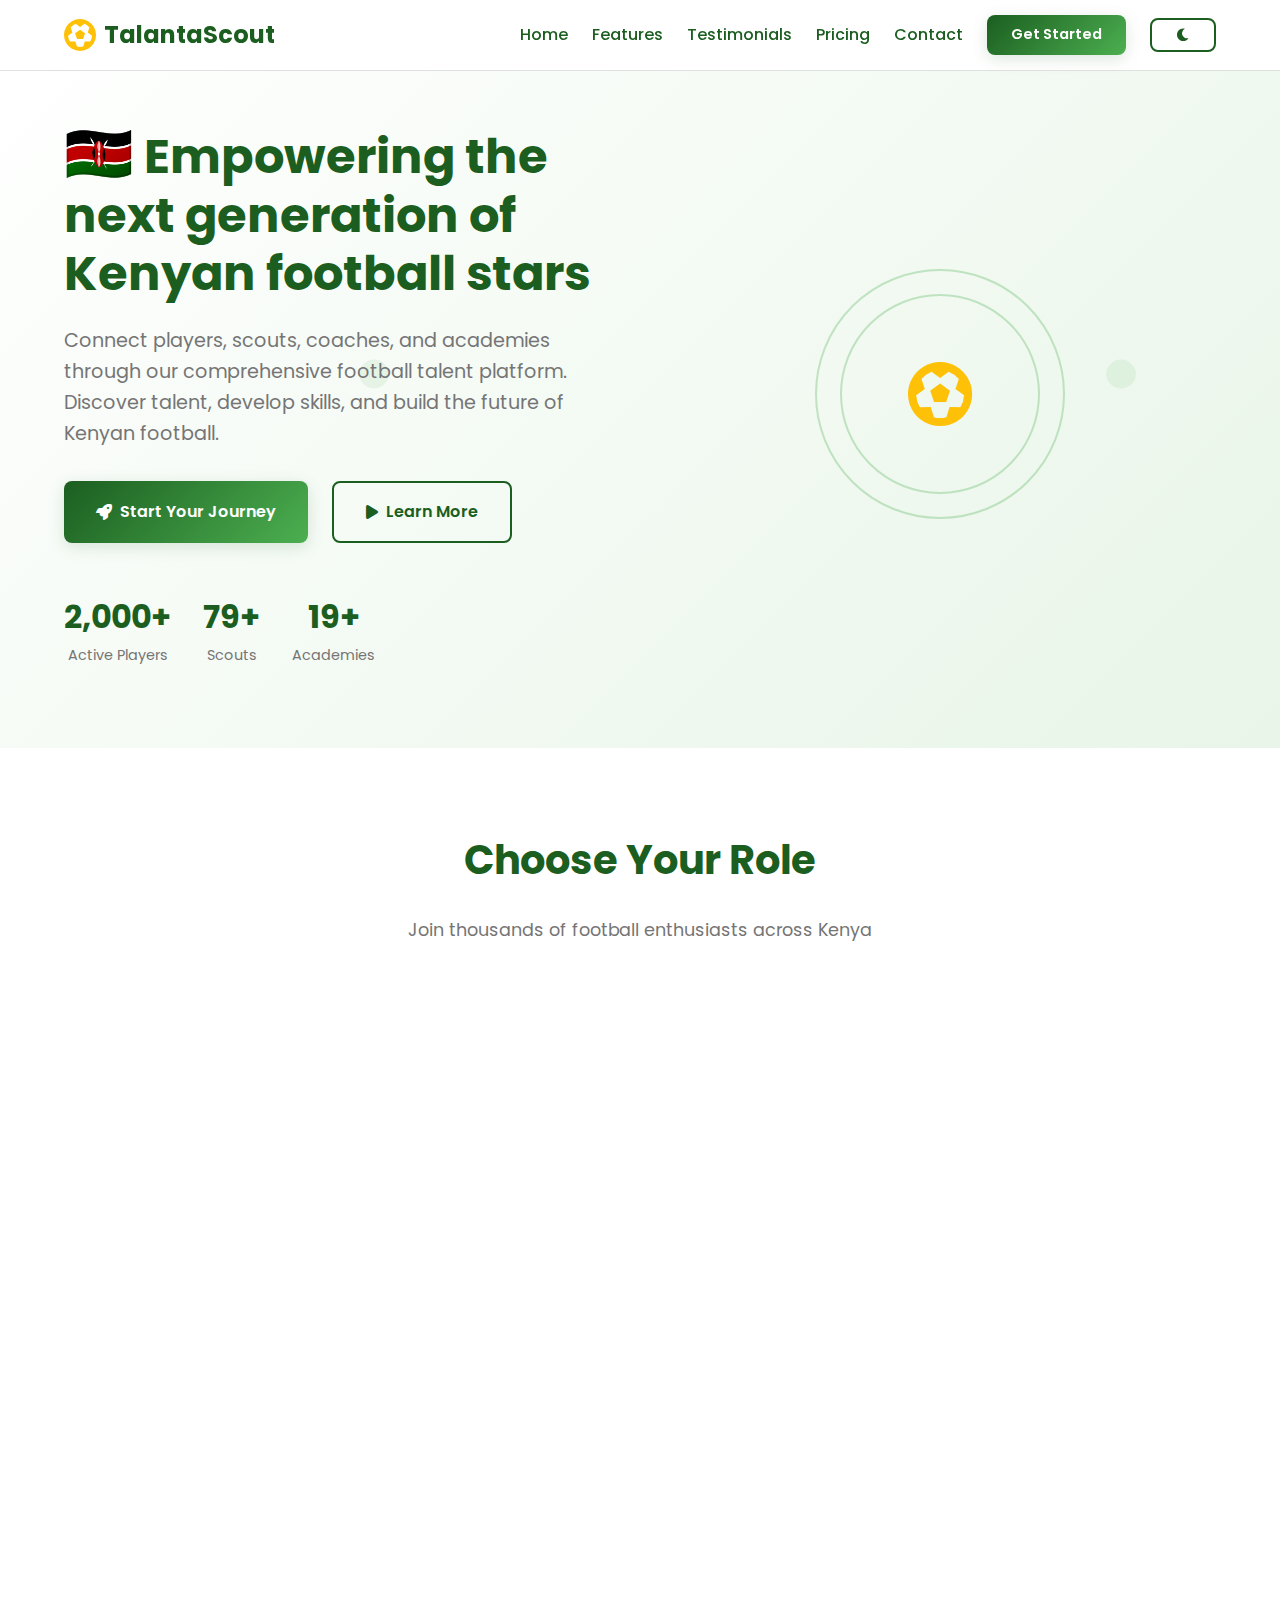
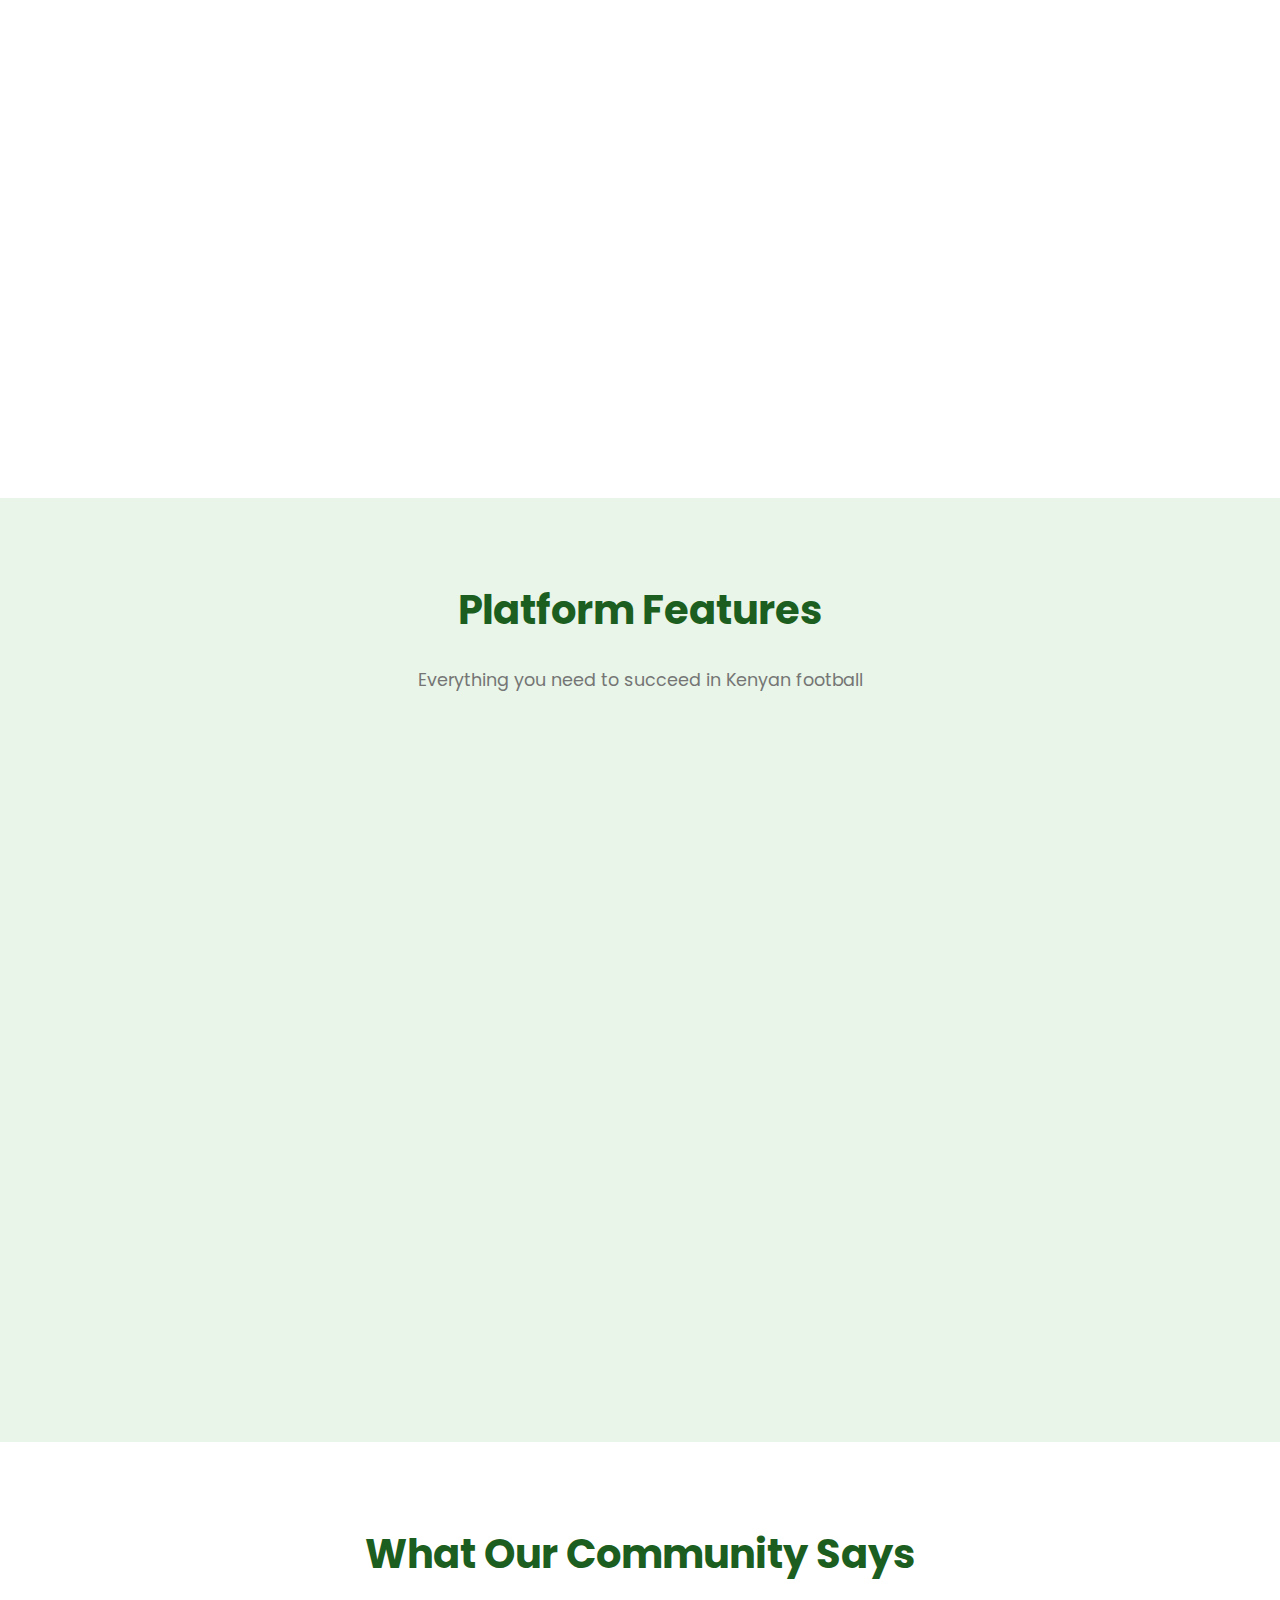
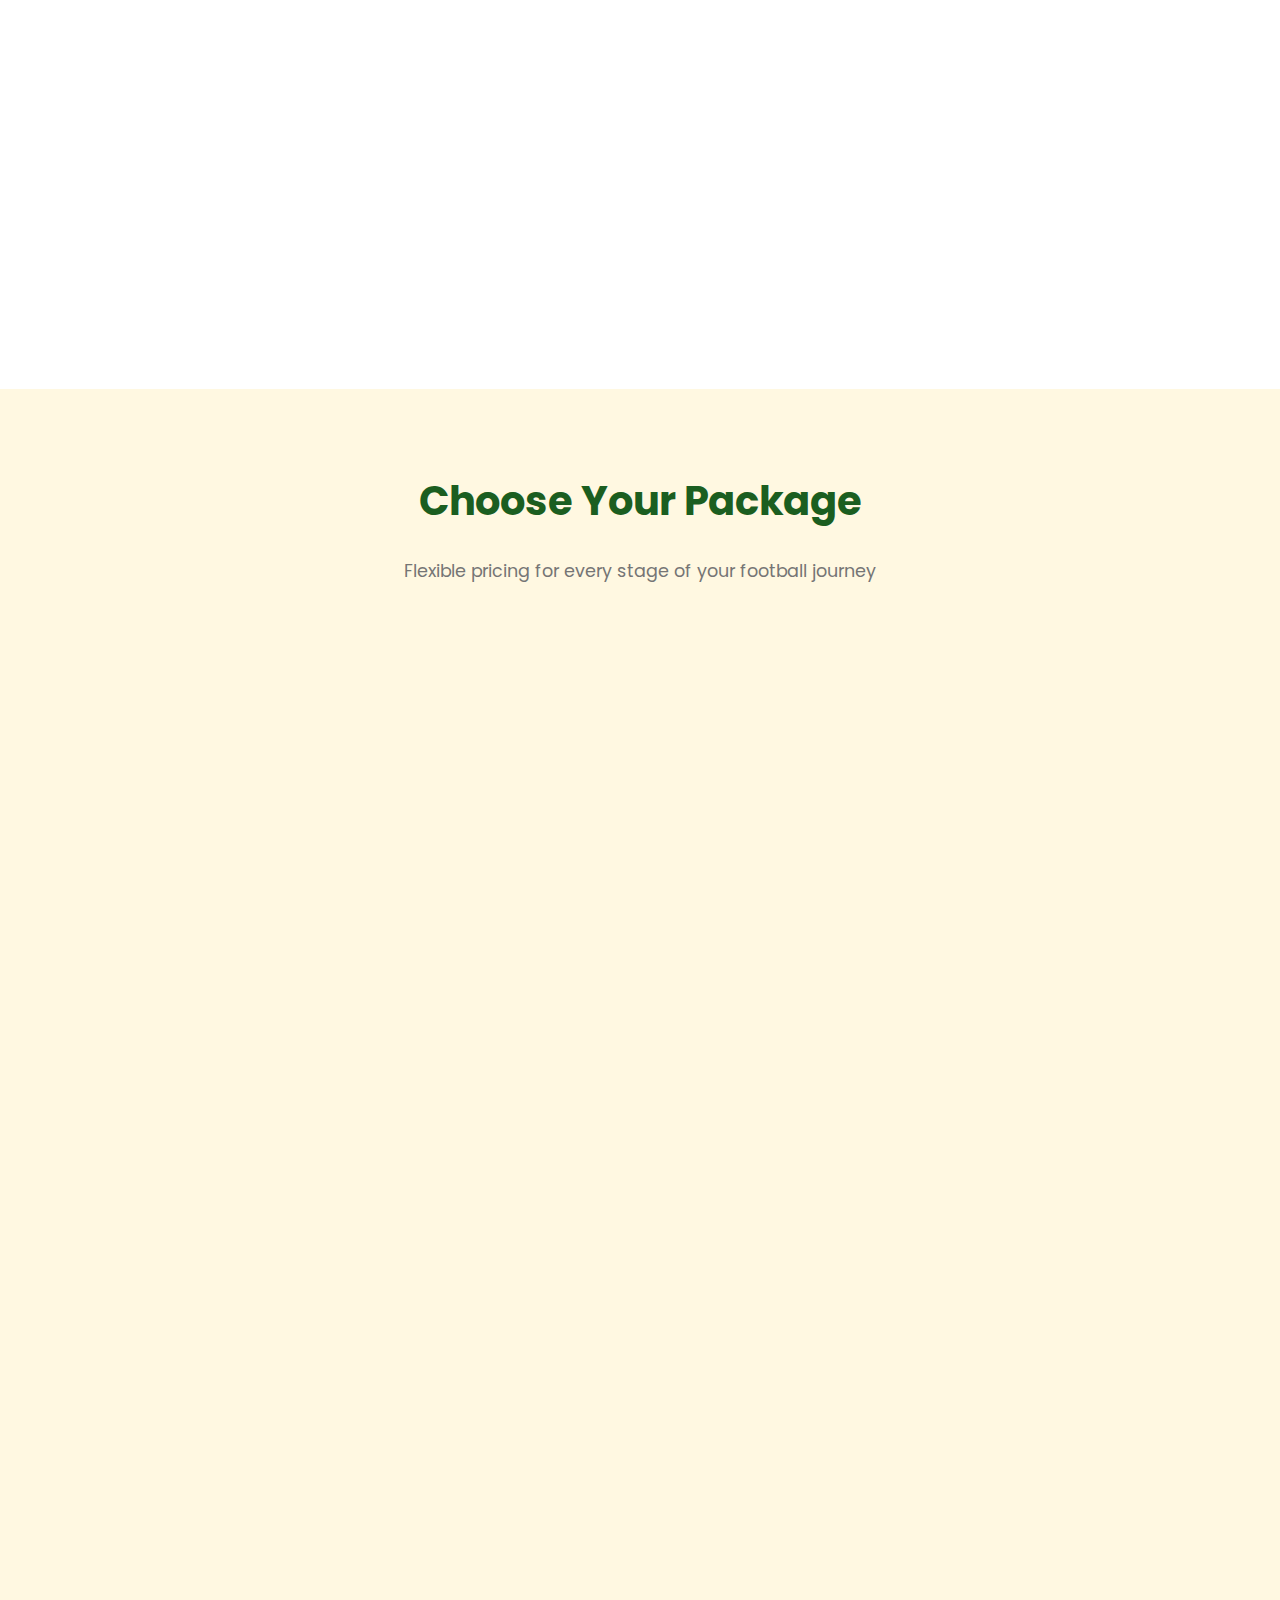
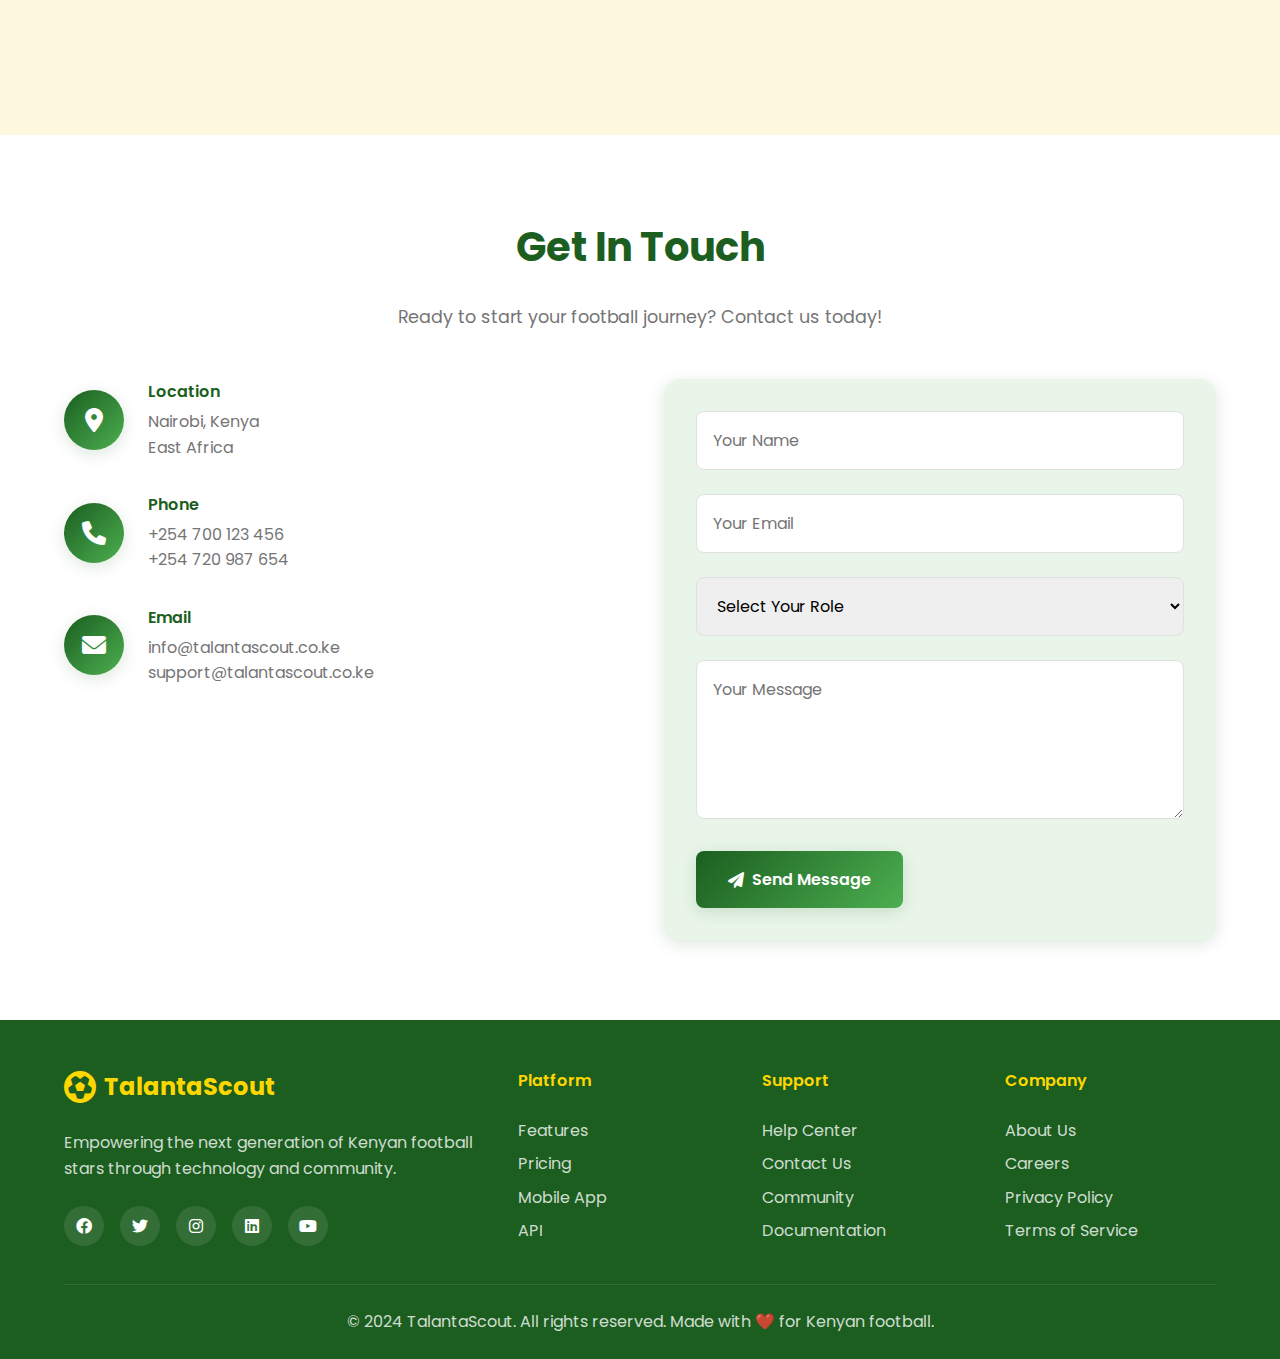
<file: talantaScout/html/index.html>
<!DOCTYPE html>
<html lang="en">
<head>
    <meta charset="UTF-8">
    <meta name="viewport" content="width=device-width, initial-scale=1.0">
    <title>TalantaScout - Football Talent Platform for Kenya</title>
    <link rel="stylesheet" href="../css/index.css">
    <link rel="stylesheet" href="https://cdnjs.cloudflare.com/ajax/libs/font-awesome/6.0.0/css/all.min.css">
    <link href="https://fonts.googleapis.com/css2?family=Poppins:wght@300;400;500;600;700&display=swap" rel="stylesheet">
</head>
<body>
    <!-- Navigation -->
    <nav class="navbar">
        <div class="nav-container">
            <div class="nav-logo">
                <i class="fas fa-futbol"></i>
                <span>TalantaScout</span>
            </div>
            <div class="nav-menu">
                <a href="#home" class="nav-link">Home</a>
                <a href="#features" class="nav-link">Features</a>
                <a href="#testimonials" class="nav-link">Testimonials</a>
                <a href="#pricing" class="nav-link">Pricing</a>
                <a href="#contact" class="nav-link">Contact</a>
                <a href="#" class="btn btn-primary">Get Started</a>
                <button id="theme-toggle" class="btn btn-secondary"><i class="fas fa-moon"></i></button>
            </div>
            <div class="hamburger">
                <span class="bar"></span>
                <span class="bar"></span>
                <span class="bar"></span>
            </div>
        </div>
    </nav>

    <!-- Hero Section -->
    <section id="home" class="hero">
        <div class="hero-container">
            <div class="hero-content">
                <h1 class="hero-title">
                    <span class="flag-emoji">🇰🇪</span>
                    Empowering the next generation of Kenyan football stars
                </h1>
                <p class="hero-subtitle">
                    Connect players, scouts, coaches, and academies through our comprehensive football talent platform.
                    Discover talent, develop skills, and build the future of Kenyan football.
                </p>
                <div class="hero-buttons">
                    <a href="#" class="btn btn-primary btn-large">
                        <i class="fas fa-rocket"></i>
                        Start Your Journey
                    </a>
                    <a href="#features" class="btn btn-secondary btn-large">
                        <i class="fas fa-play"></i>
                        Learn More
                    </a>
                </div>
                <div class="hero-stats">
                    <div class="stat">
                        <span class="stat-number">5,000+</span>
                        <span class="stat-label">Active Players</span>
                    </div>
                    <div class="stat">
                        <span class="stat-number">200+</span>
                        <span class="stat-label">Scouts</span>
                    </div>
                    <div class="stat">
                        <span class="stat-number">50+</span>
                        <span class="stat-label">Academies</span>
                    </div>
                </div>
            </div>
            <div class="hero-image">
                <div class="hero-graphic">
                    <div class="football-animation">
                        <i class="fas fa-futbol hero-icon"></i>
                        <div class="orbit-ring"></div>
                        <div class="orbit-ring orbit-ring-2"></div>
                    </div>
                </div>
            </div>
        </div>
    </section>

    <!-- Role Cards Section -->
    <section id="features" class="roles-section">
        <div class="container">
            <h2 class="section-title">Choose Your Role</h2>
            <p class="section-subtitle">Join thousands of football enthusiasts across Kenya</p>

            <div class="roles-grid">
                <!-- Player Card -->
                <div class="role-card" data-role="player">
                    <div class="role-icon">
                        <i class="fas fa-running"></i>
                    </div>
                    <h3>Player</h3>
                    <p>Track your skills, connect with scouts, and advance your football career</p>
                    <ul class="role-features">
                        <li><i class="fas fa-chart-line"></i> Skill Tracking</li>
                        <li><i class="fas fa-video"></i> Video Portfolio</li>
                        <li><i class="fas fa-trophy"></i> Achievement System</li>
                        <li><i class="fas fa-calendar"></i> Training Schedule</li>
                    </ul>
                    <a href="player profile.html" class="btn btn-primary">Join as Player</a>
                </div>

                <!-- Scout Card -->
                <div class="role-card" data-role="scout">
                    <div class="role-icon">
                        <i class="fas fa-search"></i>
                    </div>
                    <h3>Scout</h3>
                    <p>Discover talented players and build your recruitment pipeline</p>
                    <ul class="role-features">
                        <li><i class="fas fa-filter"></i> Advanced Search</li>
                        <li><i class="fas fa-users"></i> Player Database</li>
                        <li><i class="fas fa-clipboard-list"></i> Evaluation Tools</li>
                        <li><i class="fas fa-envelope"></i> Direct Messaging</li>
                    </ul>
                    <a href="#" class="btn btn-primary">Join as Scout</a>
                </div>

                <!-- Coach Card -->
                <div class="role-card" data-role="coach">
                    <div class="role-icon">
                        <i class="fas fa-dumbbell"></i>
                    </div>
                    <h3>Coach</h3>
                    <p>Develop players with structured training programs and analytics</p>
                    <ul class="role-features">
                        <li><i class="fas fa-book"></i> Curriculum Builder</li>
                        <li><i class="fas fa-chart-bar"></i> Performance Analytics</li>
                        <li><i class="fas fa-comments"></i> Player Feedback</li>
                        <li><i class="fas fa-graduation-cap"></i> Training Plans</li>
                    </ul>
                    <a href="#" class="btn btn-primary">Join as Coach</a>
                </div>

                <!-- Academy Card -->
                <div class="role-card" data-role="academy">
                    <div class="role-icon">
                        <i class="fas fa-school"></i>
                    </div>
                    <h3>Academy</h3>
                    <p>Manage your academy and recruit the best talent in Kenya</p>
                    <ul class="role-features">
                        <li><i class="fas fa-users-cog"></i> Academy Management</li>
                        <li><i class="fas fa-chart-pie"></i> Performance Analytics</li>
                        <li><i class="fas fa-trophy"></i> Tournament Organization</li>
                        <li><i class="fas fa-handshake"></i> Partnership Network</li>
                    </ul>
                    <a href="#" class="btn btn-primary">Join as Academy</a>
                </div>
            </div>
        </div>
    </section>

    <!-- Features Section -->
    <section class="features-section">
        <div class="container">
            <h2 class="section-title">Platform Features</h2>
            <p class="section-subtitle">Everything you need to succeed in Kenyan football</p>

            <div class="features-grid">
                <div class="feature-item">
                    <div class="feature-icon">
                        <i class="fas fa-map-marker-alt"></i>
                    </div>
                    <h3>Location-Based Scouting</h3>
                    <p>Find talent across all 47 counties in Kenya with our advanced location-based search system.</p>
                </div>

                <div class="feature-item">
                    <div class="feature-icon">
                        <i class="fas fa-mobile-alt"></i>
                    </div>
                    <h3>Mobile-First Design</h3>
                    <p>Access the platform anywhere with our responsive design optimized for mobile devices.</p>
                </div>

                <div class="feature-item">
                    <div class="feature-icon">
                        <i class="fas fa-shield-alt"></i>
                    </div>
                    <h3>Secure Platform</h3>
                    <p>Your data is protected with enterprise-grade security and privacy measures.</p>
                </div>

                <div class="feature-item">
                    <div class="feature-icon">
                        <i class="fas fa-language"></i>
                    </div>
                    <h3>Multi-Language Support</h3>
                    <p>Available in English, Swahili, and other local languages for better accessibility.</p>
                </div>

                <div class="feature-item">
                    <div class="feature-icon">
                        <i class="fas fa-brain"></i>
                    </div>
                    <h3>AI-Powered Matching</h3>
                    <p>Smart algorithms match players with the right opportunities and scouts with ideal talent.</p>
                </div>

                <div class="feature-item">
                    <div class="feature-icon">
                        <i class="fas fa-chart-line"></i>
                    </div>
                    <h3>Performance Analytics</h3>
                    <p>Detailed statistics and performance tracking to help players improve their game.</p>
                </div>
            </div>
        </div>
    </section>

    <!-- Testimonials Section -->
    <section id="testimonials" class="testimonials-section">
        <div class="container">
            <h2 class="section-title">What Our Community Says</h2>

            <div class="testimonials-grid">
                <div class="testimonial-card">
                    <div class="testimonial-content">
                        <p>"TalantaScout has revolutionized how I discover talent across Kenya. The platform's filtering system helped me find three promising players from Kakamega who are now in our academy."</p>
                    </div>
                    <div class="testimonial-author">
                        <div class="author-avatar">
                            <i class="fas fa-user"></i>
                        </div>
                        <div class="author-info">
                            <h4>Coach Wambua</h4>
                            <span>Gor Mahia FC Scout</span>
                        </div>
                    </div>
                </div>

                <div class="testimonial-card">
                    <div class="testimonial-content">
                        <p>"As a young player from Eldoret, TalantaScout gave me the visibility I needed. Within two months, I received three tryout invitations and I'm now training with a professional academy in Nairobi."</p>
                    </div>
                    <div class="testimonial-author">
                        <div class="author-avatar">
                            <i class="fas fa-user"></i>
                        </div>
                        <div class="author-info">
                            <h4>Brian Otieno</h4>
                            <span>Rising Star Player</span>
                        </div>
                    </div>
                </div>

                <div class="testimonial-card">
                    <div class="testimonial-content">
                        <p>"The curriculum builder feature has transformed how I train my players. I can now create structured weekly plans and track each player's progress in real-time."</p>
                    </div>
                    <div class="testimonial-author">
                        <div class="author-avatar">
                            <i class="fas fa-user"></i>
                        </div>
                        <div class="author-info">
                            <h4>Coach Aisha Wanjiku</h4>
                            <span>Mathare United Academy</span>
                        </div>
                    </div>
                </div>
            </div>
        </div>
    </section>

    <!-- Pricing Section -->
    <section id="pricing" class="pricing-section">
        <div class="container">
            <h2 class="section-title">Choose Your Package</h2>
            <p class="section-subtitle">Flexible pricing for every stage of your football journey</p>

            <div class="pricing-grid">
                <!-- Basic Package -->
                <div class="pricing-card">
                    <div class="pricing-header">
                        <h3>Basic</h3>
                        <div class="price">
                            <span class="currency">KSh</span>
                            <span class="amount">0</span>
                            <span class="period">/month</span>
                        </div>
                    </div>
                    <ul class="pricing-features">
                        <li><i class="fas fa-check"></i> Basic profile</li>
                        <li><i class="fas fa-check"></i> Limited search</li>
                        <li><i class="fas fa-check"></i> Community access</li>
                        <li><i class="fas fa-times"></i> Video uploads</li>
                        <li><i class="fas fa-times"></i> Direct messaging</li>
                    </ul>
                    <a href="#" class="btn btn-secondary">Get Started</a>
                </div>

                <!-- Bronze Package -->
                <div class="pricing-card">
                    <div class="pricing-header">
                        <h3>Bronze</h3>
                        <div class="price">
                            <span class="currency">KSh</span>
                            <span class="amount">500</span>
                            <span class="period">/month</span>
                        </div>
                    </div>
                    <ul class="pricing-features">
                        <li><i class="fas fa-check"></i> Everything in Basic</li>
                        <li><i class="fas fa-check"></i> Enhanced profile</li>
                        <li><i class="fas fa-check"></i> 10 messages/month</li>
                        <li><i class="fas fa-check"></i> Basic analytics</li>
                        <li><i class="fas fa-times"></i> Video uploads</li>
                    </ul>
                    <a href="#" class="btn btn-primary">Choose Bronze</a>
                </div>

                <!-- Silver Package -->
                <div class="pricing-card">
                    <div class="pricing-header">
                        <h3>Silver</h3>
                        <div class="price">
                            <span class="currency">KSh</span>
                            <span class="amount">1000</span>
                            <span class="period">/month</span>
                        </div>
                    </div>
                    <ul class="pricing-features">
                        <li><i class="fas fa-check"></i> Everything in Bronze</li>
                        <li><i class="fas fa-check"></i> Video uploads</li>
                        <li><i class="fas fa-check"></i> Unlimited messaging</li>
                        <li><i class="fas fa-check"></i> Advanced search</li>
                        <li><i class="fas fa-times"></i> Premium features</li>
                    </ul>
                    <a href="#" class="btn btn-primary">Choose Silver</a>
                </div>

                <!-- Gold Package -->
                <div class="pricing-card popular">
                    <div class="popular-badge">Most Popular</div>
                    <div class="pricing-header">
                        <h3>Gold</h3>
                        <div class="price">
                            <span class="currency">KSh</span>
                            <span class="amount">2000</span>
                            <span class="period">/month</span>
                        </div>
                    </div>
                    <ul class="pricing-features">
                        <li><i class="fas fa-check"></i> Everything in Silver</li>
                        <li><i class="fas fa-check"></i> Premium visibility</li>
                        <li><i class="fas fa-check"></i> AI matching</li>
                        <li><i class="fas fa-check"></i> Priority support</li>
                        <li><i class="fas fa-check"></i> Advanced analytics</li>
                    </ul>
                    <a href="#" class="btn btn-accent">Choose Gold</a>
                </div>

                <!-- Platinum Package -->
                <div class="pricing-card premium">
                    <div class="premium-badge">Premium</div>
                    <div class="pricing-header">
                        <h3>Platinum</h3>
                        <div class="price">
                            <span class="currency">KSh</span>
                            <span class="amount">3500</span>
                            <span class="period">/month</span>
                        </div>
                    </div>
                    <ul class="pricing-features">
                        <li><i class="fas fa-check"></i> Everything in Gold</li>
                        <li><i class="fas fa-check"></i> Personal agent</li>
                        <li><i class="fas fa-check"></i> International exposure</li>
                        <li><i class="fas fa-check"></i> VIP academy access</li>
                        <li><i class="fas fa-check"></i> Custom training plans</li>
                    </ul>
                    <a href="#" class="btn btn-primary">Choose Platinum</a>
                </div>
            </div>
        </div>
    </section>

    <!-- Contact Section -->
    <section id="contact" class="contact-section">
        <div class="container">
            <h2 class="section-title">Get In Touch</h2>
            <p class="section-subtitle">Ready to start your football journey? Contact us today!</p>

            <div class="contact-content">
                <div class="contact-info">
                    <div class="contact-item">
                        <div class="contact-icon">
                            <i class="fas fa-map-marker-alt"></i>
                        </div>
                        <div class="contact-details">
                            <h4>Location</h4>
                            <p>Nairobi, Kenya<br>East Africa</p>
                        </div>
                    </div>

                    <div class="contact-item">
                        <div class="contact-icon">
                            <i class="fas fa-phone"></i>
                        </div>
                        <div class="contact-details">
                            <h4>Phone</h4>
                            <p>+254 700 123 456<br>+254 720 987 654</p>
                        </div>
                    </div>

                    <div class="contact-item">
                        <div class="contact-icon">
                            <i class="fas fa-envelope"></i>
                        </div>
                        <div class="contact-details">
                            <h4>Email</h4>
                            <p>info@talantascout.co.ke<br>support@talantascout.co.ke</p>
                        </div>
                    </div>
                </div>

                <div class="contact-form">
                    <form id="contactForm">
                        <div class="form-group">
                            <input type="text" id="name" name="name" placeholder="Your Name" required>
                        </div>
                        <div class="form-group">
                            <input type="email" id="email" name="email" placeholder="Your Email" required>
                        </div>
                        <div class="form-group">
                            <select id="role" name="role" required>
                                <option value="">Select Your Role</option>
                                <option value="player">Player</option>
                                <option value="scout">Scout</option>
                                <option value="coach">Coach</option>
                                <option value="academy">Academy</option>
                            </select>
                        </div>
                        <div class="form-group">
                            <textarea id="message" name="message" placeholder="Your Message" rows="5" required></textarea>
                        </div>
                        <button type="submit" class="btn btn-primary btn-large">
                            <i class="fas fa-paper-plane"></i>
                            Send Message
                        </button>
                    </form>
                </div>
            </div>
        </div>
    </section>

    <!-- Footer -->
    <footer class="footer">
        <div class="container">
            <div class="footer-content">
                <div class="footer-section">
                    <div class="footer-logo">
                        <i class="fas fa-futbol"></i>
                        <span>TalantaScout</span>
                    </div>
                    <p>Empowering the next generation of Kenyan football stars through technology and community.</p>
                    <div class="social-links">
                        <a href="#"><i class="fab fa-facebook"></i></a>
                        <a href="#"><i class="fab fa-twitter"></i></a>
                        <a href="#"><i class="fab fa-instagram"></i></a>
                        <a href="#"><i class="fab fa-linkedin"></i></a>
                        <a href="#"><i class="fab fa-youtube"></i></a>
                    </div>
                </div>

                <div class="footer-section">
                    <h4>Platform</h4>
                    <ul>
                        <li><a href="#features">Features</a></li>
                        <li><a href="#pricing">Pricing</a></li>
                        <li><a href="#">Mobile App</a></li>
                        <li><a href="#">API</a></li>
                    </ul>
                </div>

                <div class="footer-section">
                    <h4>Support</h4>
                    <ul>
                        <li><a href="#">Help Center</a></li>
                        <li><a href="#contact">Contact Us</a></li>
                        <li><a href="#">Community</a></li>
                        <li><a href="#">Documentation</a></li>
                    </ul>
                </div>

                <div class="footer-section">
                    <h4>Company</h4>
                    <ul>
                        <li><a href="#">About Us</a></li>
                        <li><a href="#">Careers</a></li>
                        <li><a href="#">Privacy Policy</a></li>
                        <li><a href="#">Terms of Service</a></li>
                    </ul>
                </div>
            </div>

            <div class="footer-bottom">
                <p>&copy; 2024 TalantaScout. All rights reserved. Made with ❤️ for Kenyan football.</p>
            </div>
        </div>
    </footer>

    <script src="../js/index.js"></script>
</body>
</html>
</file>
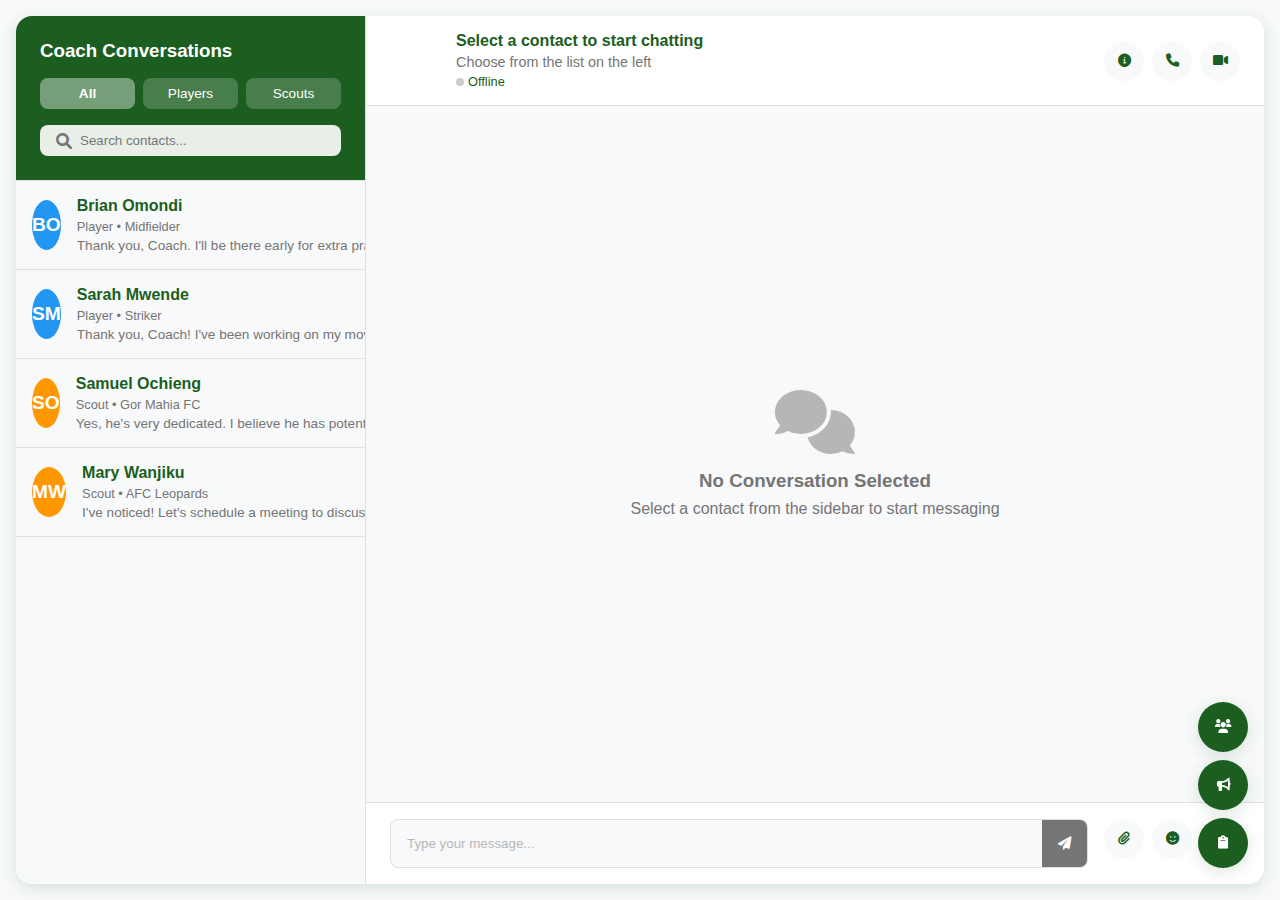
<file: talantaScout/html/coach messaging.html>
<!DOCTYPE html>
<html lang="en">
<head>
    <meta charset="UTF-8">
    <meta name="viewport" content="width=device-width, initial-scale=1.0">
    <title>TalantaScout - Coach Messaging Board</title>
    <link rel="stylesheet" href="../css/coach messaging.css">
    <link rel="stylesheet" href="https://cdnjs.cloudflare.com/ajax/libs/font-awesome/6.0.0/css/all.min.css">
</head>
<body>
    <div class="messaging-container">
        <!-- Conversations Sidebar -->
        <div class="conversations-sidebar">
            <div class="conversations-header">
                <h3>Coach Conversations</h3>
                <div class="conversation-filters">
                    <button class="filter-btn active" data-filter="all">All</button>
                    <button class="filter-btn" data-filter="player">Players</button>
                    <button class="filter-btn" data-filter="scout">Scouts</button>
                </div>
                <div class="search-box">
                    <i class="fas fa-search"></i>
                    <input type="text" placeholder="Search contacts..." id="searchContacts">
                </div>
            </div>
            <div class="conversations-list" id="conversationsList">
                <!-- Conversations will be loaded by JavaScript -->
            </div>
        </div>

        <!-- Chat Area -->
        <div class="chat-area">
            <div class="chat-header" id="chatHeader">
                <div class="chat-header-info">
                    <div class="contact-avatar" id="contactAvatar">
                        <i class="fas fa-user"></i>
                    </div>
                    <div class="contact-details">
                        <h4 id="currentContactName">Select a contact to start chatting</h4>
                        <p id="currentContactType">Choose from the list on the left</p>
                        <div class="contact-status" id="contactStatus">
                            <span class="status-dot"></span>
                            <span class="status-text">Offline</span>
                        </div>
                    </div>
                </div>
                <div class="chat-actions">
                    <button class="btn-icon" id="infoBtn" title="Contact Information">
                        <i class="fas fa-info-circle"></i>
                    </button>
                    <button class="btn-icon" id="callBtn" title="Voice Call">
                        <i class="fas fa-phone"></i>
                    </button>
                    <button class="btn-icon" id="videoBtn" title="Video Call">
                        <i class="fas fa-video"></i>
                    </button>
                </div>
            </div>

            <div class="messages-container" id="messagesContainer">
                <div class="no-conversation-selected" id="noConversation">
                    <i class="fas fa-comments"></i>
                    <h3>No Conversation Selected</h3>
                    <p>Select a contact from the sidebar to start messaging</p>
                </div>
                <!-- Messages will be loaded by JavaScript -->
            </div>

            <div class="message-input-container" id="messageInputContainer">
                <div class="message-input">
                    <input type="text" placeholder="Type your message..." id="messageInput" disabled>
                    <button class="btn-send" id="sendBtn" disabled>
                        <i class="fas fa-paper-plane"></i>
                    </button>
                </div>
                <div class="message-actions">
                    <button class="btn-action" id="attachBtn" title="Attach File">
                        <i class="fas fa-paperclip"></i>
                    </button>
                    <button class="btn-action" id="emojiBtn" title="Add Emoji">
                        <i class="fas fa-smile"></i>
                    </button>
                    <button class="btn-action" id="scheduleBtn" title="Schedule Session">
                        <i class="fas fa-calendar-plus"></i>
                    </button>
                </div>
            </div>
        </div>
    </div>

    <!-- Contact Info Modal -->
    <div class="modal-overlay" id="contactInfoModal">
        <div class="modal">
            <div class="modal-header">
                <h3>Contact Information</h3>
                <button class="close-modal" id="closeContactInfoModal">&times;</button>
            </div>
            <div class="modal-body">
                <div class="contact-info" id="contactInfoContent">
                    <!-- Contact info will be loaded by JavaScript -->
                </div>
            </div>
        </div>
    </div>

    <!-- Schedule Session Modal -->
    <div class="modal-overlay" id="scheduleSessionModal">
        <div class="modal">
            <div class="modal-header">
                <h3>Schedule Training Session</h3>
                <button class="close-modal" id="closeScheduleModal">&times;</button>
            </div>
            <div class="modal-body">
                <div class="schedule-form">
                    <div class="form-group">
                        <label for="sessionTitle">Session Title</label>
                        <input type="text" id="sessionTitle" placeholder="Enter session title">
                    </div>
                    <div class="form-group">
                        <label for="sessionDate">Date</label>
                        <input type="date" id="sessionDate">
                    </div>
                    <div class="form-group">
                        <label for="sessionTime">Time</label>
                        <input type="time" id="sessionTime">
                    </div>
                    <div class="form-group">
                        <label for="sessionDuration">Duration (minutes)</label>
                        <input type="number" id="sessionDuration" min="15" max="180" value="60">
                    </div>
                    <div class="form-group">
                        <label for="sessionType">Session Type</label>
                        <select id="sessionType">
                            <option value="technical">Technical Training</option>
                            <option value="tactical">Tactical Session</option>
                            <option value="physical">Physical Conditioning</option>
                            <option value="video">Video Analysis</option>
                            <option value="meeting">One-on-One Meeting</option>
                        </select>
                    </div>
                    <div class="form-group">
                        <label for="sessionNotes">Additional Notes</label>
                        <textarea id="sessionNotes" placeholder="Any additional information..."></textarea>
                    </div>
                    <div class="form-actions">
                        <button class="btn btn-secondary" id="cancelSchedule">Cancel</button>
                        <button class="btn btn-primary" id="confirmSchedule">Schedule Session</button>
                    </div>
                </div>
            </div>
        </div>
    </div>

    <!-- Quick Actions Panel -->
    <div class="quick-actions-panel">
        <button class="quick-action" id="newGroupBtn" title="Create Group Chat">
            <i class="fas fa-users"></i>
        </button>
        <button class="quick-action" id="broadcastBtn" title="Send Broadcast">
            <i class="fas fa-bullhorn"></i>
        </button>
        <button class="quick-action" id="notesBtn" title="Coach Notes">
            <i class="fas fa-clipboard"></i>
        </button>
    </div>

    <script src="../js/coach messaging.js"></script>
</body>
</html>
</file>
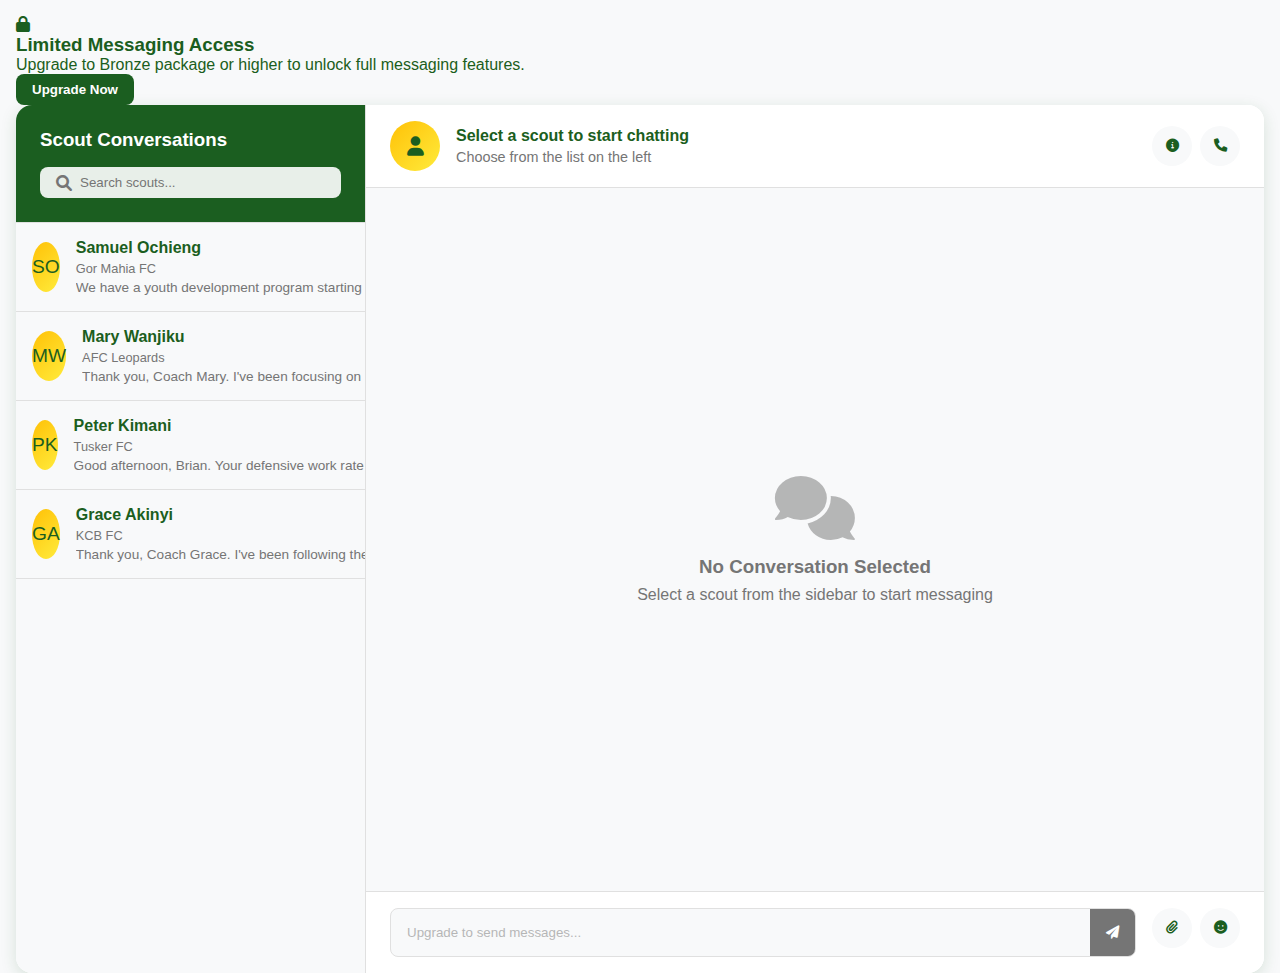
<file: talantaScout/html/player scout connect.html>
<!DOCTYPE html>
<html lang="en">
<head>
    <meta charset="UTF-8">
    <meta name="viewport" content="width=device-width, initial-scale=1.0">
    <title>TalantaScout - Scout Connect Messaging</title>
    <link rel="stylesheet" href="../css/player scout connect.css">
    <link rel="stylesheet" href="https://cdnjs.cloudflare.com/ajax/libs/font-awesome/6.0.0/css/all.min.css">
</head>
<body>
    <div class="messaging-container">
        <!-- Conversations Sidebar -->
        <div class="conversations-sidebar">
            <div class="conversations-header">
                <h3>Scout Conversations</h3>
                <div class="search-box">
                    <i class="fas fa-search"></i>
                    <input type="text" placeholder="Search scouts..." id="searchScouts">
                </div>
            </div>
            <div class="conversations-list" id="conversationsList">
                <!-- Conversations will be loaded by JavaScript -->
            </div>
        </div>

        <!-- Chat Area -->
        <div class="chat-area">
            <div class="chat-header" id="chatHeader">
                <div class="chat-header-info">
                    <div class="scout-avatar">
                        <i class="fas fa-user"></i>
                    </div>
                    <div class="scout-details">
                        <h4 id="currentScoutName">Select a scout to start chatting</h4>
                        <p id="currentScoutOrg">Choose from the list on the left</p>
                    </div>
                </div>
                <div class="chat-actions">
                    <button class="btn-icon" id="infoBtn" title="Scout Information">
                        <i class="fas fa-info-circle"></i>
                    </button>
                    <button class="btn-icon" id="callBtn" title="Voice Call">
                        <i class="fas fa-phone"></i>
                    </button>
                </div>
            </div>

            <div class="messages-container" id="messagesContainer">
                <div class="no-conversation-selected" id="noConversation">
                    <i class="fas fa-comments"></i>
                    <h3>No Conversation Selected</h3>
                    <p>Select a scout from the sidebar to start messaging</p>
                </div>
                <!-- Messages will be loaded by JavaScript -->
            </div>

            <div class="message-input-container" id="messageInputContainer">
                <div class="message-input">
                    <input type="text" placeholder="Type your message..." id="messageInput" disabled>
                    <button class="btn-send" id="sendBtn" disabled>
                        <i class="fas fa-paper-plane"></i>
                    </button>
                </div>
                <div class="message-actions">
                    <button class="btn-action" id="attachBtn" title="Attach File">
                        <i class="fas fa-paperclip"></i>
                    </button>
                    <button class="btn-action" id="emojiBtn" title="Add Emoji">
                        <i class="fas fa-smile"></i>
                    </button>
                </div>
            </div>
        </div>
    </div>

    <!-- Scout Info Modal -->
    <div class="modal-overlay" id="scoutInfoModal">
        <div class="modal">
            <div class="modal-header">
                <h3>Scout Information</h3>
                <button class="close-modal" id="closeScoutInfoModal">&times;</button>
            </div>
            <div class="modal-body">
                <div class="scout-info" id="scoutInfoContent">
                    <!-- Scout info will be loaded by JavaScript -->
                </div>
            </div>
        </div>
    </div>

    <!-- Upgrade Required Modal -->
    <div class="modal-overlay" id="upgradeRequiredModal">
        <div class="modal">
            <div class="modal-header">
                <h3>Upgrade Required</h3>
                <button class="close-modal" id="closeUpgradeModal">&times;</button>
            </div>
            <div class="modal-body">
                <div class="upgrade-required">
                    <i class="fas fa-lock"></i>
                    <h4>Messaging Feature Locked</h4>
                    <p>Upgrade to Bronze package or higher to unlock direct messaging with scouts.</p>
                    <div class="upgrade-options">
                        <div class="upgrade-option">
                            <h5>Bronze Package</h5>
                            <div class="price">KSh 100/month</div>
                            <ul>
                                <li>5 messages/month</li>
                                <li>Basic visibility boost</li>
                                <li>Curriculum access</li>
                            </ul>
                            <button class="btn btn-primary">Upgrade to Bronze</button>
                        </div>
                        <div class="upgrade-option">
                            <h5>Silver Package</h5>
                            <div class="price">KSh 500/month</div>
                            <ul>
                                <li>Unlimited messaging</li>
                                <li>Video uploads</li>
                                <li>Advanced analytics</li>
                            </ul>
                            <button class="btn btn-primary">Upgrade to Silver</button>
                        </div>
                    </div>
                </div>
            </div>
        </div>
    </div>

    <script src="../js/player scout connect.js"></script>
</body>
</html>
</file>
<file: talantaScout/css/index.css>
/* TalantaScout Styles - Green & Yellow Theme */
:root {
    /* Primary Green Colors */
    --primary-color: #1B5E20;
    --primary-light: #4CAF50;
    --primary-dark: #0D4E12;
    --primary-gradient: linear-gradient(135deg, #1B5E20, #4CAF50);
    
    /* Accent Yellow Colors */
    --accent-color: #FFC107;
    --accent-light: #FFEB3B;
    --accent-dark: #FF8F00;
    --accent-gradient: linear-gradient(135deg, #FFC107, #FFEB3B);
    
    /* Kenyan Flag Inspired */
    --kenyan-green: #006633;
    --kenyan-yellow: #FFD700;
    --kenyan-red: #CC0000;
    --kenyan-black: #000000;
    --kenyan-white: #FFFFFF;
    
    /* Status Colors */
    --success-color: #4CAF50;
    --warning-color: #FF9800;
    --error-color: #F44336;
    --info-color: #2196F3;
    
    /* Text Colors */
    --text-color: #1B5E20;
    --text-light: #757575;
    --text-dark: #0D4E12;
    --text-white: #FFFFFF;
    
    /* Background Colors */
    --background-color: #F8F9FA;
    --background-light: #FFFFFF;
    --background-dark: #E8F5E8;
    --bg-accent: #FFF8E1;
    --bg-success: #E8F5E8;
    --bg-warning: #FFF3E0;
    --bg-error: #FFEBEE;
    
    /* Borders and Shadows */
    --border-color: #E0E0E0;
    --border-light: #F0F0F0;
    --border-accent: var(--accent-color);
    --shadow: 0 4px 16px rgba(27, 94, 32, 0.15);
    --shadow-hover: 0 8px 24px rgba(27, 94, 32, 0.2);
    --shadow-large: 0 12px 32px rgba(27, 94, 32, 0.25);
    --shadow-yellow: 0 4px 16px rgba(255, 193, 7, 0.3);
    
    /* Border Radius */
    --border-radius: 8px;
    --border-radius-large: 16px;
    --border-radius-small: 4px;
    
    /* Transitions */
    --transition: all 0.3s cubic-bezier(0.4, 0, 0.2, 1);
    --transition-fast: all 0.15s cubic-bezier(0.4, 0, 0.2, 1);
    --transition-slow: all 0.5s cubic-bezier(0.4, 0, 0.2, 1);
    
    /* Spacing */
    --spacing-xs: 4px;
    --spacing-sm: 8px;
    --spacing-md: 16px;
    --spacing-lg: 24px;
    --spacing-xl: 32px;
    --spacing-2xl: 48px;
}

/* Dark Theme Variables */
[data-theme="dark"] {
    --text-color: #4CAF50;
    --text-light: #BDBDBD;
    --text-dark: #FFFFFF;
    --background-color: #121212;
    --background-light: #1E1E1E;
    --background-dark: #0A0A0A;
    --bg-accent: #2A2A2A;
    --border-color: #333333;
    --border-light: #404040;
    --shadow: 0 4px 16px rgba(0, 0, 0, 0.3);
    --shadow-hover: 0 8px 24px rgba(0, 0, 0, 0.4);
    --shadow-large: 0 12px 32px rgba(0, 0, 0, 0.5);
}

/* Reset and Base Styles */
* {
    margin: 0;
    padding: 0;
    box-sizing: border-box;
}

html {
    height: 100%;
    scroll-behavior: smooth;
}

body {
    font-family: 'Poppins', -apple-system, BlinkMacSystemFont, 'Segoe UI', Roboto, sans-serif;
    line-height: 1.6;
    color: var(--text-color);
    background: var(--background-color);
    min-height: 100vh;
    overflow-x: hidden;
}

/* Container */
.container {
    max-width: 1200px;
    margin: 0 auto;
    padding: 0 var(--spacing-lg);
}

/* Navigation */
.navbar {
    position: fixed;
    top: 0;
    left: 0;
    right: 0;
    background: rgba(255, 255, 255, 0.95);
    backdrop-filter: blur(10px);
    border-bottom: 1px solid var(--border-color);
    z-index: 1000;
    transition: var(--transition);
}

.navbar.scrolled {
    background: var(--background-light);
    box-shadow: var(--shadow);
}

.nav-container {
    max-width: 1200px;
    margin: 0 auto;
    padding: 0 var(--spacing-lg);
    display: flex;
    align-items: center;
    justify-content: space-between;
    height: 70px;
}

.nav-logo {
    display: flex;
    align-items: center;
    gap: var(--spacing-sm);
    font-size: 1.5rem;
    font-weight: 700;
    color: var(--primary-color);
    text-decoration: none;
}

.nav-logo i {
    font-size: 2rem;
    color: var(--accent-color);
    animation: spin 10s linear infinite;
}

@keyframes spin {
    from { transform: rotate(0deg); }
    to { transform: rotate(360deg); }
}

.nav-menu {
    display: flex;
    align-items: center;
    gap: var(--spacing-lg);
}

.nav-link {
    color: var(--text-color);
    text-decoration: none;
    font-weight: 500;
    transition: var(--transition-fast);
    position: relative;
}

.nav-link:hover {
    color: var(--primary-color);
}

.nav-link::after {
    content: '';
    position: absolute;
    bottom: -5px;
    left: 0;
    width: 0;
    height: 2px;
    background: var(--accent-color);
    transition: var(--transition-fast);
}

.nav-link:hover::after {
    width: 100%;
}

/* Hamburger Menu */
.hamburger {
    display: none;
    flex-direction: column;
    cursor: pointer;
    gap: 4px;
}

.bar {
    width: 25px;
    height: 3px;
    background: var(--primary-color);
    transition: var(--transition-fast);
}

.hamburger.active .bar:nth-child(1) {
    transform: rotate(45deg) translate(5px, 5px);
}

.hamburger.active .bar:nth-child(2) {
    opacity: 0;
}

.hamburger.active .bar:nth-child(3) {
    transform: rotate(-45deg) translate(7px, -6px);
}

/* Buttons */
.btn {
    display: inline-flex;
    align-items: center;
    gap: var(--spacing-sm);
    padding: var(--spacing-sm) var(--spacing-lg);
    border: none;
    border-radius: var(--border-radius);
    font-family: inherit;
    font-weight: 600;
    text-decoration: none;
    cursor: pointer;
    transition: var(--transition-fast);
    font-size: 0.9rem;
}

.btn-primary {
    background: var(--primary-gradient);
    color: var(--text-white);
    box-shadow: var(--shadow);
}

.btn-primary:hover {
    transform: translateY(-2px);
    box-shadow: var(--shadow-hover);
}

.btn-secondary {
    background: transparent;
    color: var(--primary-color);
    border: 2px solid var(--primary-color);
}

.btn-secondary:hover {
    background: var(--primary-color);
    color: var(--text-white);
}

.btn-accent {
    background: var(--accent-gradient);
    color: var(--text-dark);
    box-shadow: var(--shadow-yellow);
}

.btn-accent:hover {
    transform: translateY(-2px);
    box-shadow: 0 8px 24px rgba(255, 193, 7, 0.4);
}

.btn-large {
    padding: var(--spacing-md) var(--spacing-xl);
    font-size: 1rem;
}

/* Hero Section */
.hero {
    padding: 120px 0 80px;
    background: linear-gradient(135deg, var(--background-light) 0%, var(--bg-success) 100%);
    position: relative;
    overflow: hidden;
}

.hero::before {
    content: '';
    position: absolute;
    top: 0;
    left: 0;
    right: 0;
    bottom: 0;
    background: url('data:image/svg+xml,<svg xmlns="http://www.w3.org/2000/svg" viewBox="0 0 100 100"><circle cx="50" cy="50" r="2" fill="%234CAF50" opacity="0.1"/></svg>') repeat;
    animation: float 20s ease-in-out infinite;
}

@keyframes float {
    0%, 100% { transform: translateY(0px); }
    50% { transform: translateY(-20px); }
}

.hero-container {
    max-width: 1200px;
    margin: 0 auto;
    padding: 0 var(--spacing-lg);
    display: grid;
    grid-template-columns: 1fr 1fr;
    gap: var(--spacing-2xl);
    align-items: center;
}

.hero-content {
    z-index: 2;
}

.hero-title {
    font-size: 3rem;
    font-weight: 700;
    color: var(--text-color);
    margin-bottom: var(--spacing-lg);
    line-height: 1.2;
}

.flag-emoji {
    font-size: 3.5rem;
    display: inline-block;
    animation: wave 2s ease-in-out infinite;
}

@keyframes wave {
    0%, 100% { transform: rotate(0deg); }
    25% { transform: rotate(10deg); }
    75% { transform: rotate(-10deg); }
}

.hero-subtitle {
    font-size: 1.2rem;
    color: var(--text-light);
    margin-bottom: var(--spacing-xl);
    line-height: 1.6;
}

.hero-buttons {
    display: flex;
    gap: var(--spacing-lg);
    margin-bottom: var(--spacing-2xl);
}

.hero-stats {
    display: flex;
    gap: var(--spacing-xl);
}

.stat {
    text-align: center;
}

.stat-number {
    display: block;
    font-size: 2rem;
    font-weight: 700;
    color: var(--primary-color);
}

.stat-label {
    font-size: 0.9rem;
    color: var(--text-light);
}

.hero-image {
    display: flex;
    justify-content: center;
    align-items: center;
    z-index: 2;
}

.football-animation {
    position: relative;
    width: 300px;
    height: 300px;
    display: flex;
    align-items: center;
    justify-content: center;
}

.hero-icon {
    font-size: 4rem;
    color: var(--accent-color);
    z-index: 3;
    animation: bounce 2s ease-in-out infinite;
}

@keyframes bounce {
    0%, 100% { transform: translateY(0px); }
    50% { transform: translateY(-20px); }
}

.orbit-ring {
    position: absolute;
    border: 2px solid var(--primary-light);
    border-radius: 50%;
    opacity: 0.3;
    animation: rotate 10s linear infinite;
}

.orbit-ring:nth-child(2) {
    width: 200px;
    height: 200px;
}

.orbit-ring-2 {
    width: 250px;
    height: 250px;
    animation-duration: 15s;
    animation-direction: reverse;
}

@keyframes rotate {
    from { transform: rotate(0deg); }
    to { transform: rotate(360deg); }
}

/* Section Styles */
section {
    padding: 80px 0;
}

.section-title {
    font-size: 2.5rem;
    font-weight: 700;
    color: var(--text-color);
    text-align: center;
    margin-bottom: var(--spacing-lg);
}

.section-subtitle {
    font-size: 1.1rem;
    color: var(--text-light);
    text-align: center;
    margin-bottom: var(--spacing-2xl);
}

/* Roles Section */
.roles-section {
    background: var(--background-light);
}

.roles-grid {
    display: grid;
    grid-template-columns: repeat(auto-fit, minmax(280px, 1fr));
    gap: var(--spacing-xl);
}

.role-card {
    background: var(--background-light);
    border-radius: var(--border-radius-large);
    padding: var(--spacing-xl);
    box-shadow: var(--shadow);
    transition: var(--transition);
    border: 1px solid var(--border-color);
    position: relative;
    overflow: hidden;
}

.role-card::before {
    content: '';
    position: absolute;
    top: 0;
    left: 0;
    right: 0;
    height: 4px;
    background: var(--primary-gradient);
}

.role-card:hover {
    transform: translateY(-8px);
    box-shadow: var(--shadow-hover);
}

.role-icon {
    width: 80px;
    height: 80px;
    background: var(--accent-gradient);
    border-radius: var(--border-radius-large);
    display: flex;
    align-items: center;
    justify-content: center;
    margin-bottom: var(--spacing-lg);
    box-shadow: var(--shadow-yellow);
}

.role-icon i {
    font-size: 2rem;
    color: var(--text-dark);
}

.role-card h3 {
    font-size: 1.5rem;
    font-weight: 600;
    color: var(--text-color);
    margin-bottom: var(--spacing-md);
}

.role-card p {
    color: var(--text-light);
    margin-bottom: var(--spacing-lg);
    line-height: 1.6;
}

.role-features {
    list-style: none;
    margin-bottom: var(--spacing-xl);
}

.role-features li {
    display: flex;
    align-items: center;
    gap: var(--spacing-sm);
    margin-bottom: var(--spacing-sm);
    color: var(--text-light);
}

.role-features i {
    color: var(--success-color);
    font-size: 0.9rem;
}

/* Features Section */
.features-section {
    background: var(--bg-success);
}

.features-grid {
    display: grid;
    grid-template-columns: repeat(auto-fit, minmax(300px, 1fr));
    gap: var(--spacing-xl);
}

.feature-item {
    text-align: center;
    padding: var(--spacing-xl);
}

.feature-icon {
    width: 80px;
    height: 80px;
    background: var(--primary-gradient);
    border-radius: 50%;
    display: flex;
    align-items: center;
    justify-content: center;
    margin: 0 auto var(--spacing-lg);
    box-shadow: var(--shadow);
}

.feature-icon i {
    font-size: 2rem;
    color: var(--text-white);
}

.feature-item h3 {
    font-size: 1.3rem;
    font-weight: 600;
    color: var(--text-color);
    margin-bottom: var(--spacing-md);
}

.feature-item p {
    color: var(--text-light);
    line-height: 1.6;
}

/* Testimonials Section */
.testimonials-section {
    background: var(--background-light);
}

.testimonials-grid {
    display: grid;
    grid-template-columns: repeat(auto-fit, minmax(350px, 1fr));
    gap: var(--spacing-xl);
}

.testimonial-card {
    background: var(--background-light);
    border-radius: var(--border-radius-large);
    padding: var(--spacing-xl);
    box-shadow: var(--shadow);
    border: 1px solid var(--border-color);
    position: relative;
}

.testimonial-card::before {
    content: '"';
    position: absolute;
    top: -10px;
    left: var(--spacing-lg);
    font-size: 4rem;
    color: var(--accent-color);
    font-weight: 700;
}

.testimonial-content {
    margin-bottom: var(--spacing-lg);
}

.testimonial-content p {
    color: var(--text-light);
    font-style: italic;
    line-height: 1.6;
}

.testimonial-author {
    display: flex;
    align-items: center;
    gap: var(--spacing-md);
}

.author-avatar {
    width: 50px;
    height: 50px;
    background: var(--primary-gradient);
    border-radius: 50%;
    display: flex;
    align-items: center;
    justify-content: center;
}

.author-avatar i {
    color: var(--text-white);
    font-size: 1.2rem;
}

.author-info h4 {
    color: var(--text-color);
    font-weight: 600;
    margin-bottom: var(--spacing-xs);
}

.author-info span {
    color: var(--text-light);
    font-size: 0.9rem;
}

/* Pricing Section */
.pricing-section {
    background: var(--bg-accent);
}

.pricing-grid {
    display: grid;
    grid-template-columns: repeat(auto-fit, minmax(280px, 1fr));
    gap: var(--spacing-xl);
}

.pricing-card {
    background: var(--background-light);
    border-radius: var(--border-radius-large);
    padding: var(--spacing-xl);
    box-shadow: var(--shadow);
    border: 1px solid var(--border-color);
    position: relative;
    transition: var(--transition);
}

.pricing-card:hover {
    transform: translateY(-4px);
    box-shadow: var(--shadow-hover);
}

.pricing-card.popular {
    border: 2px solid var(--accent-color);
    transform: scale(1.05);
}

.pricing-card.premium {
    border: 2px solid var(--primary-color);
}

.popular-badge,
.premium-badge {
    position: absolute;
    top: -12px;
    left: 50%;
    transform: translateX(-50%);
    padding: var(--spacing-xs) var(--spacing-lg);
    border-radius: var(--border-radius-large);
    font-size: 0.8rem;
    font-weight: 600;
    text-transform: uppercase;
}

.popular-badge {
    background: var(--accent-gradient);
    color: var(--text-dark);
}

.premium-badge {
    background: var(--primary-gradient);
    color: var(--text-white);
}

.pricing-header {
    text-align: center;
    margin-bottom: var(--spacing-xl);
}

.pricing-header h3 {
    font-size: 1.5rem;
    font-weight: 600;
    color: var(--text-color);
    margin-bottom: var(--spacing-md);
}

.price {
    display: flex;
    align-items: baseline;
    justify-content: center;
    gap: var(--spacing-xs);
}

.currency {
    font-size: 1rem;
    color: var(--text-light);
}

.amount {
    font-size: 3rem;
    font-weight: 700;
    color: var(--primary-color);
}

.period {
    font-size: 1rem;
    color: var(--text-light);
}

.pricing-features {
    list-style: none;
    margin-bottom: var(--spacing-xl);
}

.pricing-features li {
    display: flex;
    align-items: center;
    gap: var(--spacing-sm);
    margin-bottom: var(--spacing-md);
    color: var(--text-light);
}

.pricing-features .fa-check {
    color: var(--success-color);
}

.pricing-features .fa-times {
    color: var(--error-color);
}

/* Contact Section */
.contact-section {
    background: var(--background-light);
}

.contact-content {
    display: grid;
    grid-template-columns: 1fr 1fr;
    gap: var(--spacing-2xl);
    align-items: start;
}

.contact-info {
    display: flex;
    flex-direction: column;
    gap: var(--spacing-xl);
}

.contact-item {
    display: flex;
    align-items: center;
    gap: var(--spacing-lg);
}

.contact-icon {
    width: 60px;
    height: 60px;
    background: var(--primary-gradient);
    border-radius: 50%;
    display: flex;
    align-items: center;
    justify-content: center;
    box-shadow: var(--shadow);
}

.contact-icon i {
    font-size: 1.5rem;
    color: var(--text-white);
}

.contact-details h4 {
    color: var(--text-color);
    font-weight: 600;
    margin-bottom: var(--spacing-xs);
}

.contact-details p {
    color: var(--text-light);
    line-height: 1.6;
}

.contact-form {
    background: var(--bg-success);
    padding: var(--spacing-xl);
    border-radius: var(--border-radius-large);
    box-shadow: var(--shadow);
}

.form-group {
    margin-bottom: var(--spacing-lg);
}

.form-group input,
.form-group select,
.form-group textarea {
    width: 100%;
    padding: var(--spacing-md);
    border: 1px solid var(--border-color);
    border-radius: var(--border-radius);
    font-family: inherit;
    font-size: 1rem;
    transition: var(--transition-fast);
}

.form-group input:focus,
.form-group select:focus,
.form-group textarea:focus {
    outline: none;
    border-color: var(--primary-color);
    box-shadow: 0 0 0 3px rgba(27, 94, 32, 0.1);
}

.form-group textarea {
    resize: vertical;
    min-height: 120px;
}

/* Footer */
.footer {
    background: var(--primary-color);
    color: var(--text-white);
    padding: var(--spacing-2xl) 0 var(--spacing-lg);
}

.footer-content {
    display: grid;
    grid-template-columns: 2fr 1fr 1fr 1fr;
    gap: var(--spacing-xl);
    margin-bottom: var(--spacing-xl);
}

.footer-section h4 {
    color: var(--kenyan-yellow);
    font-weight: 600;
    margin-bottom: var(--spacing-lg);
}

.footer-logo {
    display: flex;
    align-items: center;
    gap: var(--spacing-sm);
    font-size: 1.5rem;
    font-weight: 700;
    color: var(--kenyan-yellow);
    margin-bottom: var(--spacing-lg);
}

.footer-logo i {
    font-size: 2rem;
}

.footer-section p {
    color: rgba(255, 255, 255, 0.8);
    line-height: 1.6;
    margin-bottom: var(--spacing-lg);
}

.footer-section ul {
    list-style: none;
}

.footer-section ul li {
    margin-bottom: var(--spacing-sm);
}

.footer-section ul li a {
    color: rgba(255, 255, 255, 0.8);
    text-decoration: none;
    transition: var(--transition-fast);
}

.footer-section ul li a:hover {
    color: var(--kenyan-yellow);
}

.social-links {
    display: flex;
    gap: var(--spacing-md);
}

.social-links a {
    width: 40px;
    height: 40px;
    background: rgba(255, 255, 255, 0.1);
    border-radius: 50%;
    display: flex;
    align-items: center;
    justify-content: center;
    color: var(--text-white);
    text-decoration: none;
    transition: var(--transition-fast);
}

.social-links a:hover {
    background: var(--kenyan-yellow);
    color: var(--text-dark);
    transform: translateY(-2px);
}

.footer-bottom {
    border-top: 1px solid rgba(255, 255, 255, 0.1);
    padding-top: var(--spacing-lg);
    text-align: center;
    color: rgba(255, 255, 255, 0.8);
}

/* Responsive Design */
@media (max-width: 768px) {
    .nav-menu {
        position: fixed;
        top: 70px;
        left: -100%;
        width: 100%;
        height: calc(100vh - 70px);
        background: var(--background-light);
        flex-direction: column;
        justify-content: flex-start;
        align-items: center;
        padding: var(--spacing-xl);
        transition: var(--transition);
        box-shadow: var(--shadow-large);
    }

    .nav-menu.active {
        left: 0;
    }

    .hamburger {
        display: flex;
    }

    .hero-container {
        grid-template-columns: 1fr;
        text-align: center;
        gap: var(--spacing-xl);
    }

    .hero-title {
        font-size: 2.5rem;
    }

    .hero-buttons {
        flex-direction: column;
        align-items: center;
    }

    .hero-stats {
        justify-content: center;
    }

    .contact-content {
        grid-template-columns: 1fr;
    }

    .footer-content {
        grid-template-columns: 1fr;
        text-align: center;
    }

    .roles-grid,
    .features-grid,
    .testimonials-grid,
    .pricing-grid {
        grid-template-columns: 1fr;
    }
}

@media (max-width: 480px) {
    .container {
        padding: 0 var(--spacing-md);
    }

    .hero {
        padding: 100px 0 60px;
    }

    .hero-title {
        font-size: 2rem;
    }

    .section-title {
        font-size: 2rem;
    }

    .pricing-card.popular {
        transform: none;
    }
}

/* Animation Classes */
.fade-in {
    opacity: 0;
    transform: translateY(30px);
    transition: var(--transition-slow);
}

.fade-in.visible {
    opacity: 1;
    transform: translateY(0);
}

.slide-in-left {
    opacity: 0;
    transform: translateX(-50px);
    transition: var(--transition-slow);
}

.slide-in-left.visible {
    opacity: 1;
    transform: translateX(0);
}

.slide-in-right {
    opacity: 0;
    transform: translateX(50px);
    transition: var(--transition-slow);
}

.slide-in-right.visible {
    opacity: 1;
    transform: translateX(0);
}

/* Loading Animation */
.loading {
    display: inline-block;
    width: 20px;
    height: 20px;
    border: 3px solid rgba(255, 255, 255, 0.3);
    border-radius: 50%;
    border-top-color: var(--text-white);
    animation: spin 1s ease-in-out infinite;
}

/* Success/Error Messages */
.message {
    padding: var(--spacing-md);
    border-radius: var(--border-radius);
    margin-bottom: var(--spacing-lg);
    display: flex;
    align-items: center;
    gap: var(--spacing-sm);
}

.message.success {
    background: var(--bg-success);
    color: var(--success-color);
    border: 1px solid var(--success-color);
}

.message.error {
    background: var(--bg-error);
    color: var(--error-color);
    border: 1px solid var(--error-color);
}

.message.warning {
    background: var(--bg-warning);
    color: var(--warning-color);
    border: 1px solid var(--warning-color);
}
</file>
<file: talantaScout/css/coach messaging.css>
/* Coach Messaging Board Styles */
:root {
    --primary-color: #1B5E20;
    --primary-light: #4CAF50;
    --accent-color: #FFC107;
    --accent-light: #FFEB3B;
    --background-color: #F8F9FA;
    --background-light: #FFFFFF;
    --text-color: #1B5E20;
    --text-light: #757575;
    --border-color: #E0E0E0;
    --shadow: 0 4px 16px rgba(27, 94, 32, 0.15);
    --shadow-hover: 0 8px 24px rgba(27, 94, 32, 0.2);
    --border-radius: 8px;
    --border-radius-large: 16px;
    --spacing-xs: 4px;
    --spacing-sm: 8px;
    --spacing-md: 16px;
    --spacing-lg: 24px;
    --spacing-xl: 32px;
    --player-color: #2196F3;
    --scout-color: #FF9800;
    --coach-color: #1B5E20;
}

* {
    margin: 0;
    padding: 0;
    box-sizing: border-box;
}

body {
    font-family: 'Poppins', -apple-system, BlinkMacSystemFont, 'Segoe UI', Roboto, sans-serif;
    background: var(--background-color);
    color: var(--text-color);
    padding: var(--spacing-md);
    height: 100vh;
}

.messaging-container {
    display: flex;
    height: calc(100vh - 32px);
    background: var(--background-light);
    border-radius: var(--border-radius-large);
    box-shadow: var(--shadow);
    overflow: hidden;
}

/* Conversations Sidebar */
.conversations-sidebar {
    width: 350px;
    border-right: 1px solid var(--border-color);
    display: flex;
    flex-direction: column;
    background: var(--background-color);
}

.conversations-header {
    padding: var(--spacing-lg);
    border-bottom: 1px solid var(--border-color);
    background: var(--primary-color);
    color: white;
}

.conversations-header h3 {
    margin-bottom: var(--spacing-md);
    font-weight: 600;
}

.conversation-filters {
    display: flex;
    gap: var(--spacing-sm);
    margin-bottom: var(--spacing-md);
}

.filter-btn {
    flex: 1;
    padding: var(--spacing-sm);
    border: none;
    border-radius: var(--border-radius);
    background: rgba(255, 255, 255, 0.2);
    color: white;
    cursor: pointer;
    font-family: inherit;
    font-size: 0.85rem;
    transition: background 0.2s;
}

.filter-btn.active {
    background: rgba(255, 255, 255, 0.4);
    font-weight: 600;
}

.search-box {
    position: relative;
    display: flex;
    align-items: center;
}

.search-box i {
    position: absolute;
    left: var(--spacing-md);
    color: var(--text-light);
}

.search-box input {
    width: 100%;
    padding: var(--spacing-sm) var(--spacing-sm) var(--spacing-sm) 40px;
    border: none;
    border-radius: var(--border-radius);
    background: rgba(255, 255, 255, 0.9);
    font-family: inherit;
}

.conversations-list {
    flex: 1;
    overflow-y: auto;
}

.conversation-item {
    padding: var(--spacing-md);
    border-bottom: 1px solid var(--border-color);
    cursor: pointer;
    transition: background-color 0.2s;
    display: flex;
    align-items: center;
    gap: var(--spacing-md);
}

.conversation-item:hover {
    background: rgba(76, 175, 80, 0.05);
}

.conversation-item.active {
    background: rgba(76, 175, 80, 0.1);
    border-left: 4px solid var(--primary-color);
}

.conversation-item.player {
    border-left-color: var(--player-color);
}

.conversation-item.scout {
    border-left-color: var(--scout-color);
}

.contact-avatar {
    width: 50px;
    height: 50px;
    border-radius: 50%;
    display: flex;
    align-items: center;
    justify-content: center;
    color: white;
    font-size: 1.2rem;
    font-weight: 600;
}

.contact-avatar.player {
    background: var(--player-color);
}

.contact-avatar.scout {
    background: var(--scout-color);
}

.contact-avatar.coach {
    background: var(--coach-color);
}

.conversation-info {
    flex: 1;
}

.conversation-name {
    font-weight: 600;
    margin-bottom: var(--spacing-xs);
}

.conversation-type {
    font-size: 0.8rem;
    color: var(--text-light);
    margin-bottom: var(--spacing-xs);
    text-transform: capitalize;
}

.conversation-preview {
    font-size: 0.85rem;
    color: var(--text-light);
    white-space: nowrap;
    overflow: hidden;
    text-overflow: ellipsis;
}

.conversation-meta {
    display: flex;
    flex-direction: column;
    align-items: flex-end;
    gap: var(--spacing-xs);
}

.conversation-time {
    font-size: 0.75rem;
    color: var(--text-light);
}

.unread-badge {
    background: var(--primary-color);
    color: white;
    border-radius: 50%;
    width: 20px;
    height: 20px;
    display: flex;
    align-items: center;
    justify-content: center;
    font-size: 0.7rem;
    font-weight: 600;
}

/* Chat Area */
.chat-area {
    flex: 1;
    display: flex;
    flex-direction: column;
}

.chat-header {
    padding: var(--spacing-md) var(--spacing-lg);
    border-bottom: 1px solid var(--border-color);
    display: flex;
    justify-content: space-between;
    align-items: center;
    background: var(--background-light);
}

.chat-header-info {
    display: flex;
    align-items: center;
    gap: var(--spacing-md);
}

.contact-details h4 {
    margin-bottom: var(--spacing-xs);
}

.contact-details p {
    color: var(--text-light);
    font-size: 0.9rem;
    margin-bottom: var(--spacing-xs);
}

.contact-status {
    display: flex;
    align-items: center;
    gap: var(--spacing-xs);
    font-size: 0.8rem;
}

.status-dot {
    width: 8px;
    height: 8px;
    border-radius: 50%;
    background: #ccc;
}

.status-dot.online {
    background: #4CAF50;
}

.status-dot.offline {
    background: #f44336;
}

.status-dot.away {
    background: #FFC107;
}

.chat-actions {
    display: flex;
    gap: var(--spacing-sm);
}

.btn-icon {
    width: 40px;
    height: 40px;
    border-radius: 50%;
    border: none;
    background: var(--background-color);
    color: var(--text-color);
    cursor: pointer;
    transition: all 0.2s;
    display: flex;
    align-items: center;
    justify-content: center;
}

.btn-icon:hover {
    background: var(--primary-color);
    color: white;
}

.messages-container {
    flex: 1;
    padding: var(--spacing-lg);
    overflow-y: auto;
    background: var(--background-color);
    display: flex;
    flex-direction: column;
}

.no-conversation-selected {
    display: flex;
    flex-direction: column;
    align-items: center;
    justify-content: center;
    height: 100%;
    color: var(--text-light);
    text-align: center;
}

.no-conversation-selected i {
    font-size: 4rem;
    margin-bottom: var(--spacing-md);
    opacity: 0.5;
}

.no-conversation-selected h3 {
    margin-bottom: var(--spacing-sm);
}

.message {
    max-width: 70%;
    margin-bottom: var(--spacing-md);
    padding: var(--spacing-md);
    border-radius: var(--border-radius-large);
    position: relative;
}

.message.sent {
    align-self: flex-end;
    background: var(--primary-color);
    color: white;
    border-bottom-right-radius: var(--spacing-xs);
}

.message.received {
    align-self: flex-start;
    background: var(--background-light);
    border: 1px solid var(--border-color);
    border-bottom-left-radius: var(--spacing-xs);
}

.message-header {
    display: flex;
    justify-content: space-between;
    margin-bottom: var(--spacing-xs);
    font-size: 0.8rem;
}

.message.sent .message-header {
    color: rgba(255, 255, 255, 0.8);
}

.message.received .message-header {
    color: var(--text-light);
}

.message-content {
    line-height: 1.4;
}

.message-time {
    font-size: 0.7rem;
    opacity: 0.7;
    margin-top: var(--spacing-xs);
    text-align: right;
}

.message.session-invite {
    border-left: 4px solid var(--accent-color);
    background: #FFF9C4;
}

.session-invite-content {
    display: flex;
    flex-direction: column;
    gap: var(--spacing-sm);
}

.session-details {
    background: white;
    padding: var(--spacing-sm);
    border-radius: var(--border-radius);
    border: 1px solid var(--border-color);
}

.session-actions {
    display: flex;
    gap: var(--spacing-sm);
}

.message-input-container {
    padding: var(--spacing-md) var(--spacing-lg);
    border-top: 1px solid var(--border-color);
    background: var(--background-light);
    display: flex;
    gap: var(--spacing-md);
}

.message-input {
    flex: 1;
    display: flex;
    background: var(--background-color);
    border-radius: var(--border-radius);
    overflow: hidden;
    border: 1px solid var(--border-color);
}

.message-input input {
    flex: 1;
    border: none;
    padding: var(--spacing-md);
    font-family: inherit;
    background: transparent;
}

.message-input input:focus {
    outline: none;
}

.message-input input:disabled {
    opacity: 0.5;
    cursor: not-allowed;
}

.btn-send {
    background: var(--primary-color);
    color: white;
    border: none;
    padding: 0 var(--spacing-md);
    cursor: pointer;
    transition: background 0.2s;
}

.btn-send:hover:not(:disabled) {
    background: var(--primary-light);
}

.btn-send:disabled {
    background: var(--text-light);
    cursor: not-allowed;
}

.message-actions {
    display: flex;
    gap: var(--spacing-sm);
}

.btn-action {
    width: 40px;
    height: 40px;
    border-radius: 50%;
    border: none;
    background: var(--background-color);
    color: var(--text-color);
    cursor: pointer;
    transition: all 0.2s;
    display: flex;
    align-items: center;
    justify-content: center;
}

.btn-action:hover {
    background: var(--primary-color);
    color: white;
}

/* Modals */
.modal-overlay {
    position: fixed;
    top: 0;
    left: 0;
    width: 100%;
    height: 100%;
    background: rgba(0, 0, 0, 0.5);
    display: flex;
    align-items: center;
    justify-content: center;
    z-index: 1000;
    opacity: 0;
    visibility: hidden;
    transition: all 0.3s;
}

.modal-overlay.active {
    opacity: 1;
    visibility: visible;
}

.modal {
    background: var(--background-light);
    border-radius: var(--border-radius-large);
    width: 90%;
    max-width: 500px;
    max-height: 90vh;
    overflow-y: auto;
    box-shadow: var(--shadow);
    transform: translateY(20px);
    transition: transform 0.3s;
}

.modal-overlay.active .modal {
    transform: translateY(0);
}

.modal-header {
    padding: var(--spacing-lg);
    border-bottom: 1px solid var(--border-color);
    display: flex;
    justify-content: space-between;
    align-items: center;
}

.modal-header h3 {
    margin: 0;
}

.close-modal {
    background: none;
    border: none;
    font-size: 1.5rem;
    cursor: pointer;
    color: var(--text-light);
}

.close-modal:hover {
    color: var(--text-color);
}

.modal-body {
    padding: var(--spacing-lg);
}

.contact-info {
    display: flex;
    flex-direction: column;
    gap: var(--spacing-md);
}

.contact-info-item {
    display: flex;
    justify-content: space-between;
    padding: var(--spacing-sm) 0;
    border-bottom: 1px solid var(--border-color);
}

.contact-info-label {
    font-weight: 600;
    color: var(--text-color);
}

.contact-info-value {
    color: var(--text-light);
}

/* Schedule Form */
.schedule-form {
    display: flex;
    flex-direction: column;
    gap: var(--spacing-md);
}

.form-group {
    display: flex;
    flex-direction: column;
    gap: var(--spacing-sm);
}

.form-group label {
    font-weight: 600;
    color: var(--text-color);
}

.form-group input,
.form-group select,
.form-group textarea {
    padding: var(--spacing-sm);
    border: 1px solid var(--border-color);
    border-radius: var(--border-radius);
    font-family: inherit;
}

.form-group textarea {
    min-height: 80px;
    resize: vertical;
}

.form-actions {
    display: flex;
    gap: var(--spacing-md);
    justify-content: flex-end;
    margin-top: var(--spacing-lg);
}

/* Quick Actions Panel */
.quick-actions-panel {
    position: fixed;
    bottom: var(--spacing-xl);
    right: var(--spacing-xl);
    display: flex;
    flex-direction: column;
    gap: var(--spacing-sm);
    z-index: 100;
}

.quick-action {
    width: 50px;
    height: 50px;
    border-radius: 50%;
    border: none;
    background: var(--primary-color);
    color: white;
    cursor: pointer;
    display: flex;
    align-items: center;
    justify-content: center;
    box-shadow: var(--shadow);
    transition: all 0.2s;
}

.quick-action:hover {
    background: var(--primary-light);
    transform: translateY(-2px);
    box-shadow: var(--shadow-hover);
}

/* Buttons */
.btn {
    display: inline-block;
    padding: var(--spacing-sm) var(--spacing-md);
    border: none;
    border-radius: var(--border-radius);
    cursor: pointer;
    font-family: inherit;
    font-weight: 600;
    text-decoration: none;
    transition: background 0.2s;
}

.btn-primary {
    background: var(--primary-color);
    color: white;
}

.btn-primary:hover {
    background: var(--primary-light);
}

.btn-secondary {
    background: var(--background-color);
    color: var(--text-color);
    border: 1px solid var(--border-color);
}

.btn-secondary:hover {
    background: var(--border-color);
}

/* Responsive Design */
@media (max-width: 768px) {
    .messaging-container {
        flex-direction: column;
        height: calc(100vh - 16px);
    }
    
    .conversations-sidebar {
        width: 100%;
        height: 40%;
    }
    
    .chat-area {
        height: 60%;
    }
    
    .quick-actions-panel {
        bottom: var(--spacing-md);
        right: var(--spacing-md);
    }
}

/* Utility Classes */
.hidden {
    display: none !important;
}
</file>
<file: talantaScout/css/player scout connect.css>
/* Messaging Board Styles */
:root {
    --primary-color: #1B5E20;
    --primary-light: #4CAF50;
    --accent-color: #FFC107;
    --accent-light: #FFEB3B;
    --background-color: #F8F9FA;
    --background-light: #FFFFFF;
    --text-color: #1B5E20;
    --text-light: #757575;
    --border-color: #E0E0E0;
    --shadow: 0 4px 16px rgba(27, 94, 32, 0.15);
    --shadow-hover: 0 8px 24px rgba(27, 94, 32, 0.2);
    --border-radius: 8px;
    --border-radius-large: 16px;
    --spacing-xs: 4px;
    --spacing-sm: 8px;
    --spacing-md: 16px;
    --spacing-lg: 24px;
    --spacing-xl: 32px;
}

* {
    margin: 0;
    padding: 0;
    box-sizing: border-box;
}

body {
    font-family: 'Poppins', -apple-system, BlinkMacSystemFont, 'Segoe UI', Roboto, sans-serif;
    background: var(--background-color);
    color: var(--text-color);
    padding: var(--spacing-md);
    height: 100vh;
}

.messaging-container {
    display: flex;
    height: calc(100vh - 32px);
    background: var(--background-light);
    border-radius: var(--border-radius-large);
    box-shadow: var(--shadow);
    overflow: hidden;
}

/* Conversations Sidebar */
.conversations-sidebar {
    width: 350px;
    border-right: 1px solid var(--border-color);
    display: flex;
    flex-direction: column;
    background: var(--background-color);
}

.conversations-header {
    padding: var(--spacing-lg);
    border-bottom: 1px solid var(--border-color);
    background: var(--primary-color);
    color: white;
}

.conversations-header h3 {
    margin-bottom: var(--spacing-md);
    font-weight: 600;
}

.search-box {
    position: relative;
    display: flex;
    align-items: center;
}

.search-box i {
    position: absolute;
    left: var(--spacing-md);
    color: var(--text-light);
}

.search-box input {
    width: 100%;
    padding: var(--spacing-sm) var(--spacing-sm) var(--spacing-sm) 40px;
    border: none;
    border-radius: var(--border-radius);
    background: rgba(255, 255, 255, 0.9);
    font-family: inherit;
}

.conversations-list {
    flex: 1;
    overflow-y: auto;
}

.conversation-item {
    padding: var(--spacing-md);
    border-bottom: 1px solid var(--border-color);
    cursor: pointer;
    transition: background-color 0.2s;
    display: flex;
    align-items: center;
    gap: var(--spacing-md);
}

.conversation-item:hover {
    background: rgba(76, 175, 80, 0.05);
}

.conversation-item.active {
    background: rgba(76, 175, 80, 0.1);
    border-left: 4px solid var(--primary-color);
}

.scout-avatar {
    width: 50px;
    height: 50px;
    border-radius: 50%;
    background: var(--accent-gradient);
    display: flex;
    align-items: center;
    justify-content: center;
    color: var(--text-dark);
    font-size: 1.2rem;
}

.conversation-info {
    flex: 1;
}

.conversation-name {
    font-weight: 600;
    margin-bottom: var(--spacing-xs);
}

.conversation-org {
    font-size: 0.8rem;
    color: var(--text-light);
    margin-bottom: var(--spacing-xs);
}

.conversation-preview {
    font-size: 0.85rem;
    color: var(--text-light);
    white-space: nowrap;
    overflow: hidden;
    text-overflow: ellipsis;
}

.conversation-meta {
    display: flex;
    flex-direction: column;
    align-items: flex-end;
    gap: var(--spacing-xs);
}

.conversation-time {
    font-size: 0.75rem;
    color: var(--text-light);
}

.unread-badge {
    background: var(--primary-color);
    color: white;
    border-radius: 50%;
    width: 20px;
    height: 20px;
    display: flex;
    align-items: center;
    justify-content: center;
    font-size: 0.7rem;
    font-weight: 600;
}

/* Chat Area */
.chat-area {
    flex: 1;
    display: flex;
    flex-direction: column;
}

.chat-header {
    padding: var(--spacing-md) var(--spacing-lg);
    border-bottom: 1px solid var(--border-color);
    display: flex;
    justify-content: space-between;
    align-items: center;
    background: var(--background-light);
}

.chat-header-info {
    display: flex;
    align-items: center;
    gap: var(--spacing-md);
}

.scout-details h4 {
    margin-bottom: var(--spacing-xs);
}

.scout-details p {
    color: var(--text-light);
    font-size: 0.9rem;
}

.chat-actions {
    display: flex;
    gap: var(--spacing-sm);
}

.btn-icon {
    width: 40px;
    height: 40px;
    border-radius: 50%;
    border: none;
    background: var(--background-color);
    color: var(--text-color);
    cursor: pointer;
    transition: all 0.2s;
    display: flex;
    align-items: center;
    justify-content: center;
}

.btn-icon:hover {
    background: var(--primary-color);
    color: white;
}

.messages-container {
    flex: 1;
    padding: var(--spacing-lg);
    overflow-y: auto;
    background: var(--background-color);
    display: flex;
    flex-direction: column;
}

.no-conversation-selected {
    display: flex;
    flex-direction: column;
    align-items: center;
    justify-content: center;
    height: 100%;
    color: var(--text-light);
    text-align: center;
}

.no-conversation-selected i {
    font-size: 4rem;
    margin-bottom: var(--spacing-md);
    opacity: 0.5;
}

.no-conversation-selected h3 {
    margin-bottom: var(--spacing-sm);
}

.message {
    max-width: 70%;
    margin-bottom: var(--spacing-md);
    padding: var(--spacing-md);
    border-radius: var(--border-radius-large);
    position: relative;
}

.message.sent {
    align-self: flex-end;
    background: var(--primary-gradient);
    color: white;
    border-bottom-right-radius: var(--spacing-xs);
}

.message.received {
    align-self: flex-start;
    background: var(--background-light);
    border: 1px solid var(--border-color);
    border-bottom-left-radius: var(--spacing-xs);
}

.message-header {
    display: flex;
    justify-content: space-between;
    margin-bottom: var(--spacing-xs);
    font-size: 0.8rem;
}

.message.sent .message-header {
    color: rgba(255, 255, 255, 0.8);
}

.message.received .message-header {
    color: var(--text-light);
}

.message-content {
    line-height: 1.4;
}

.message-time {
    font-size: 0.7rem;
    opacity: 0.7;
    margin-top: var(--spacing-xs);
    text-align: right;
}

.message-input-container {
    padding: var(--spacing-md) var(--spacing-lg);
    border-top: 1px solid var(--border-color);
    background: var(--background-light);
    display: flex;
    gap: var(--spacing-md);
}

.message-input {
    flex: 1;
    display: flex;
    background: var(--background-color);
    border-radius: var(--border-radius);
    overflow: hidden;
    border: 1px solid var(--border-color);
}

.message-input input {
    flex: 1;
    border: none;
    padding: var(--spacing-md);
    font-family: inherit;
    background: transparent;
}

.message-input input:focus {
    outline: none;
}

.message-input input:disabled {
    opacity: 0.5;
    cursor: not-allowed;
}

.btn-send {
    background: var(--primary-color);
    color: white;
    border: none;
    padding: 0 var(--spacing-md);
    cursor: pointer;
    transition: background 0.2s;
}

.btn-send:hover:not(:disabled) {
    background: var(--primary-light);
}

.btn-send:disabled {
    background: var(--text-light);
    cursor: not-allowed;
}

.message-actions {
    display: flex;
    gap: var(--spacing-sm);
}

.btn-action {
    width: 40px;
    height: 40px;
    border-radius: 50%;
    border: none;
    background: var(--background-color);
    color: var(--text-color);
    cursor: pointer;
    transition: all 0.2s;
    display: flex;
    align-items: center;
    justify-content: center;
}

.btn-action:hover {
    background: var(--primary-color);
    color: white;
}

/* Modals */
.modal-overlay {
    position: fixed;
    top: 0;
    left: 0;
    width: 100%;
    height: 100%;
    background: rgba(0, 0, 0, 0.5);
    display: flex;
    align-items: center;
    justify-content: center;
    z-index: 1000;
    opacity: 0;
    visibility: hidden;
    transition: all 0.3s;
}

.modal-overlay.active {
    opacity: 1;
    visibility: visible;
}

.modal {
    background: var(--background-light);
    border-radius: var(--border-radius-large);
    width: 90%;
    max-width: 500px;
    max-height: 90vh;
    overflow-y: auto;
    box-shadow: var(--shadow-large);
    transform: translateY(20px);
    transition: transform 0.3s;
}

.modal-overlay.active .modal {
    transform: translateY(0);
}

.modal-header {
    padding: var(--spacing-lg);
    border-bottom: 1px solid var(--border-color);
    display: flex;
    justify-content: space-between;
    align-items: center;
}

.modal-header h3 {
    margin: 0;
}

.close-modal {
    background: none;
    border: none;
    font-size: 1.5rem;
    cursor: pointer;
    color: var(--text-light);
}

.close-modal:hover {
    color: var(--text-color);
}

.modal-body {
    padding: var(--spacing-lg);
}

.scout-info {
    display: flex;
    flex-direction: column;
    gap: var(--spacing-md);
}

.scout-info-item {
    display: flex;
    justify-content: space-between;
    padding: var(--spacing-sm) 0;
    border-bottom: 1px solid var(--border-color);
}

.scout-info-label {
    font-weight: 600;
    color: var(--text-color);
}

.scout-info-value {
    color: var(--text-light);
}

.upgrade-required {
    text-align: center;
    padding: var(--spacing-lg) 0;
}

.upgrade-required i {
    font-size: 3rem;
    color: var(--accent-color);
    margin-bottom: var(--spacing-md);
}

.upgrade-required h4 {
    margin-bottom: var(--spacing-md);
}

.upgrade-required p {
    margin-bottom: var(--spacing-lg);
    color: var(--text-light);
}

.upgrade-options {
    display: grid;
    grid-template-columns: 1fr 1fr;
    gap: var(--spacing-md);
    margin-top: var(--spacing-lg);
}

.upgrade-option {
    padding: var(--spacing-md);
    border: 1px solid var(--border-color);
    border-radius: var(--border-radius);
    text-align: center;
}

.upgrade-option h5 {
    margin-bottom: var(--spacing-sm);
}

.upgrade-option .price {
    font-size: 1.2rem;
    font-weight: 600;
    color: var(--primary-color);
    margin-bottom: var(--spacing-md);
}

.upgrade-option ul {
    list-style: none;
    margin-bottom: var(--spacing-md);
    text-align: left;
}

.upgrade-option li {
    padding: var(--spacing-xs) 0;
    font-size: 0.9rem;
}

.btn {
    display: inline-block;
    padding: var(--spacing-sm) var(--spacing-md);
    background: var(--primary-color);
    color: white;
    border: none;
    border-radius: var(--border-radius);
    cursor: pointer;
    font-family: inherit;
    font-weight: 600;
    text-decoration: none;
    transition: background 0.2s;
}

.btn:hover {
    background: var(--primary-light);
}

.btn-primary {
    background: var(--primary-color);
}

.btn-primary:hover {
    background: var(--primary-light);
}

/* Responsive Design */
@media (max-width: 768px) {
    .messaging-container {
        flex-direction: column;
        height: calc(100vh - 16px);
    }
    
    .conversations-sidebar {
        width: 100%;
        height: 40%;
    }
    
    .chat-area {
        height: 60%;
    }
    
    .upgrade-options {
        grid-template-columns: 1fr;
    }
}

/* Utility Classes */
.hidden {
    display: none !important;
}

/* Additional Theme Variables */
:root {
    --primary-gradient: linear-gradient(135deg, #1B5E20, #4CAF50);
    --accent-gradient: linear-gradient(135deg, #FFC107, #FFEB3B);
    --shadow-large: 0 12px 32px rgba(27, 94, 32, 0.25);
}
</file>
